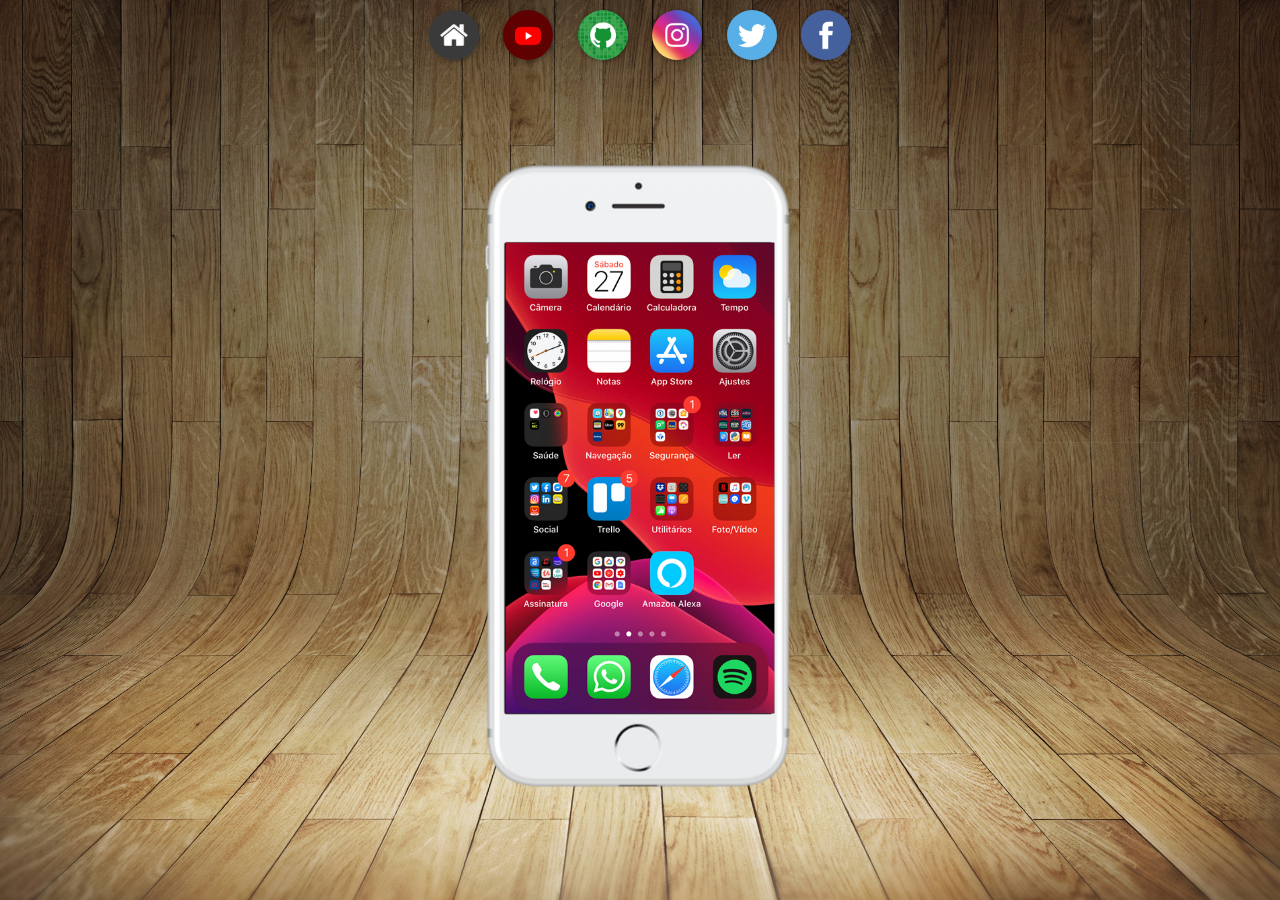
<file: index.html>
<!DOCTYPE html>
<html lang="pt-br">
<head>
    <meta charset="UTF-8">
    <meta name="viewport" content="width=device-width, initial-scale=1.0">
    <title>Projeto Redes Sociais</title>
    <link rel="shortcut icon" href="favicon.ico" type="image/x-icon">
    <link rel="stylesheet" href="estilos/style.css">
</head>
<body>
    <main>
        <section id="telefone">
            <iframe src="home.html" name="tela" id="tela" frameborder="0"></iframe>
        </section>
        <section id="redes">
            <a href="home.html" target="tela"><img src="imagens/logo-home.jpg" alt="Home"></a>
            <a href="youtube.html" target="tela"><img src="imagens/logo-youtube.jpg" alt="Youtube"></a>
            <a href="github.html" target="tela"><img src="imagens/logo-github.jpg" alt="Github"></a>
            <a href="instagram.html" target="tela"><img src="imagens/logo-instagram.jpg" alt="Instagram"></a>
            <a href="twitter.html" target="tela"><img src="imagens/logo-twitter.jpg" alt="Twitter"></a>
            <a href="facebook.html" target="tela"><img src="imagens/logo-facebook.jpg" alt="Facebook"></a>
        </section>
    </main>
</body>
</html>
</file>
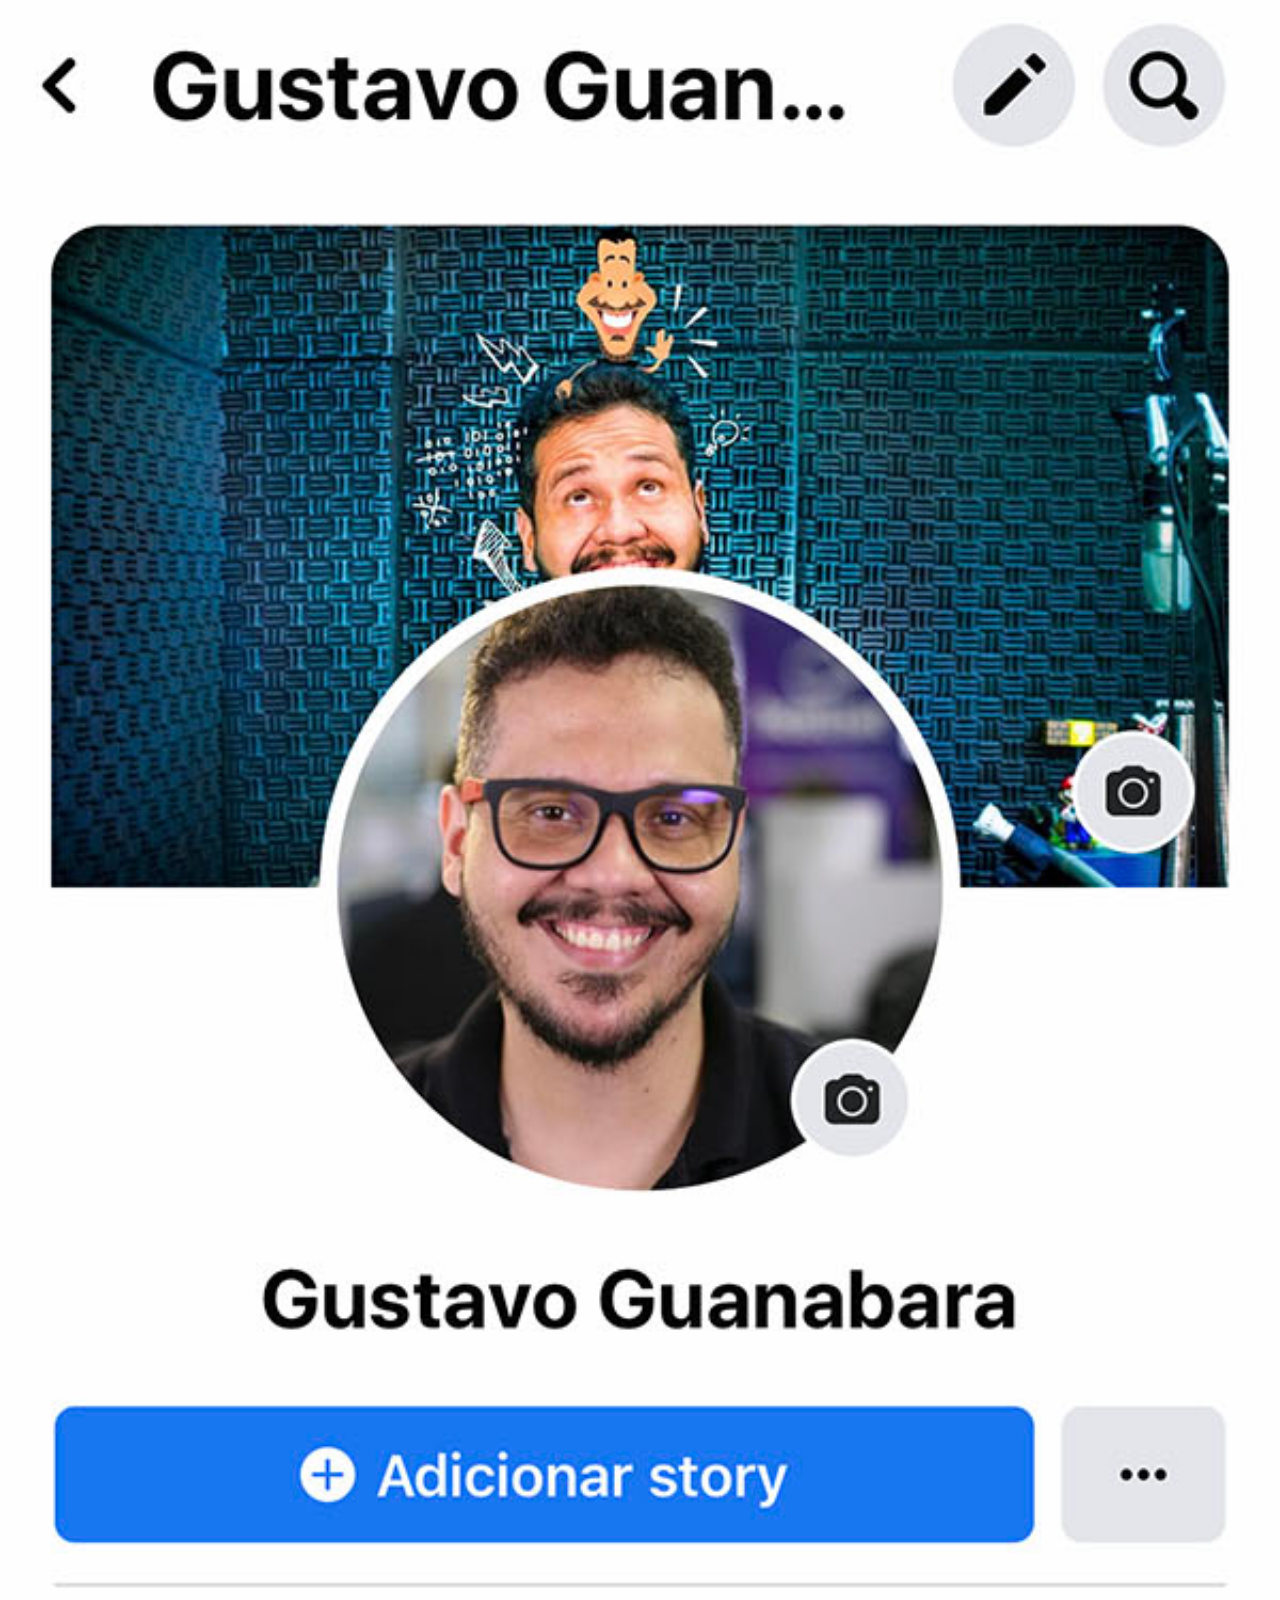
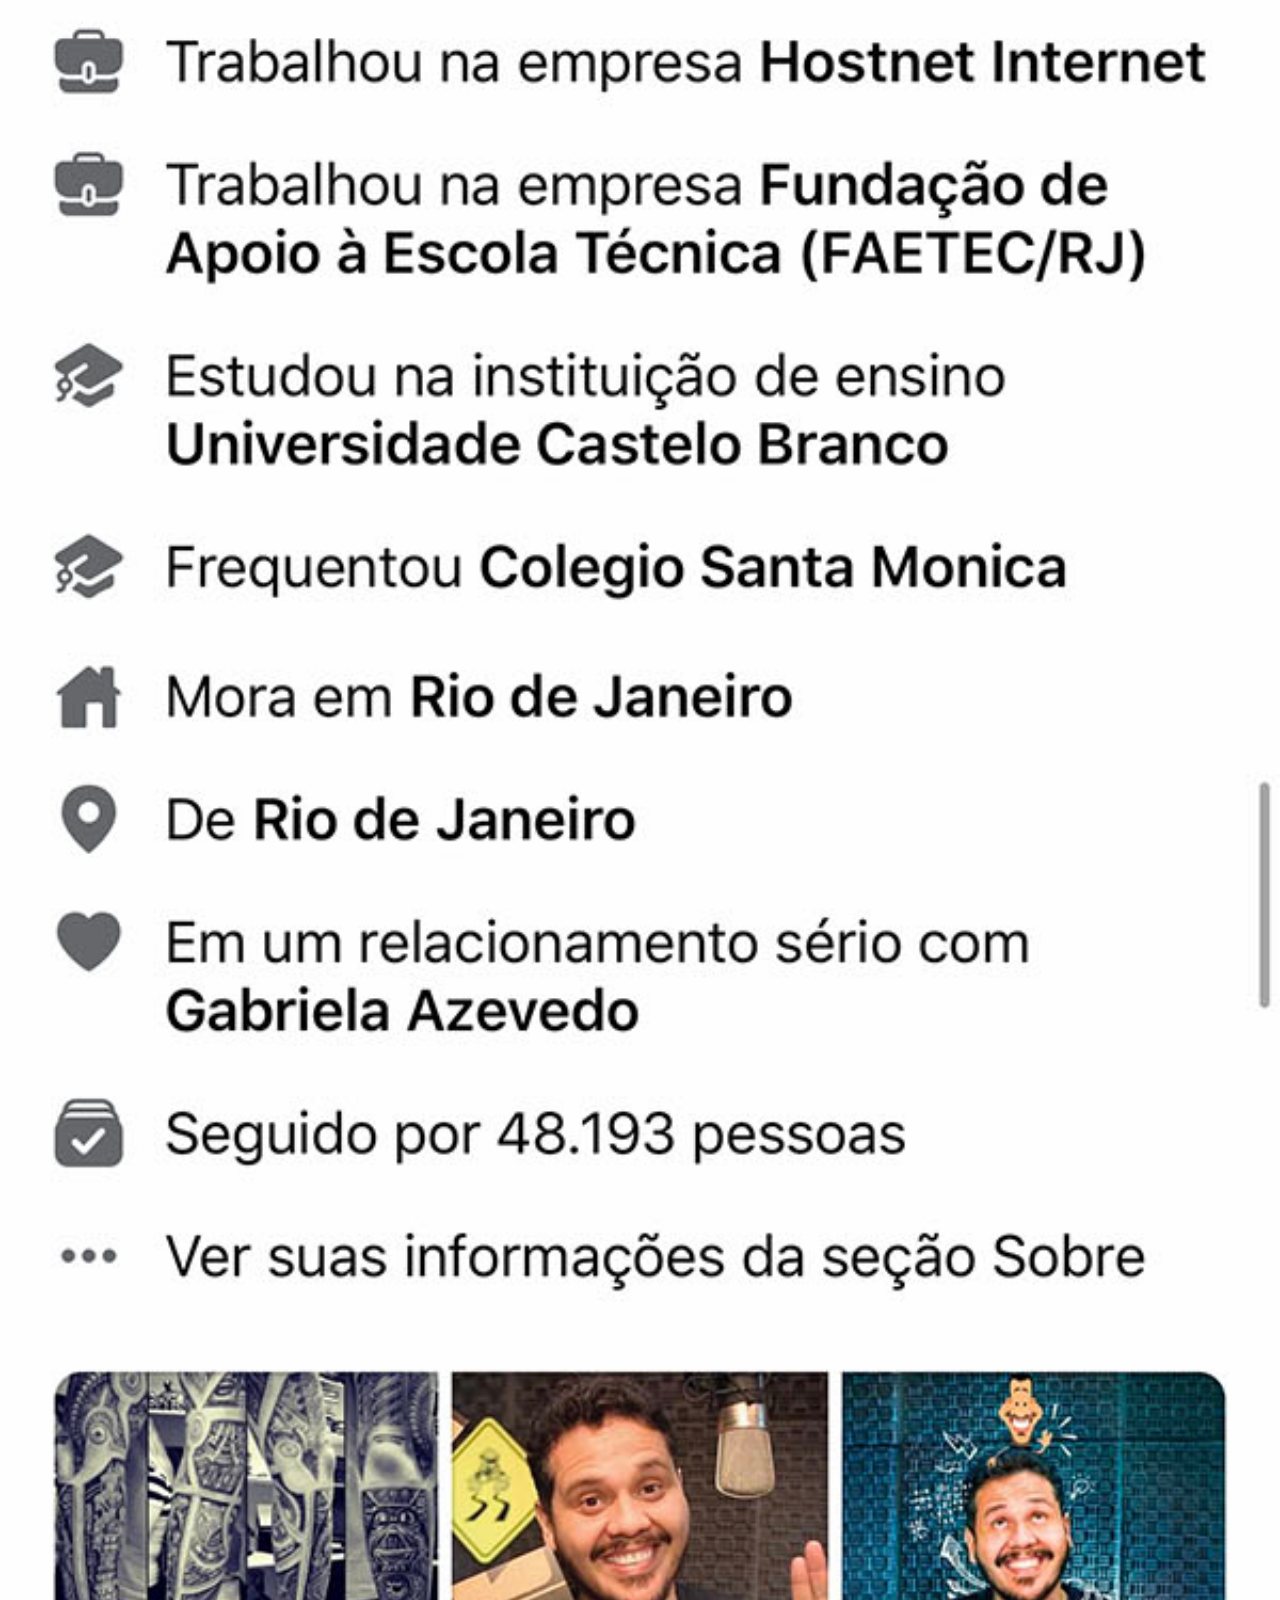
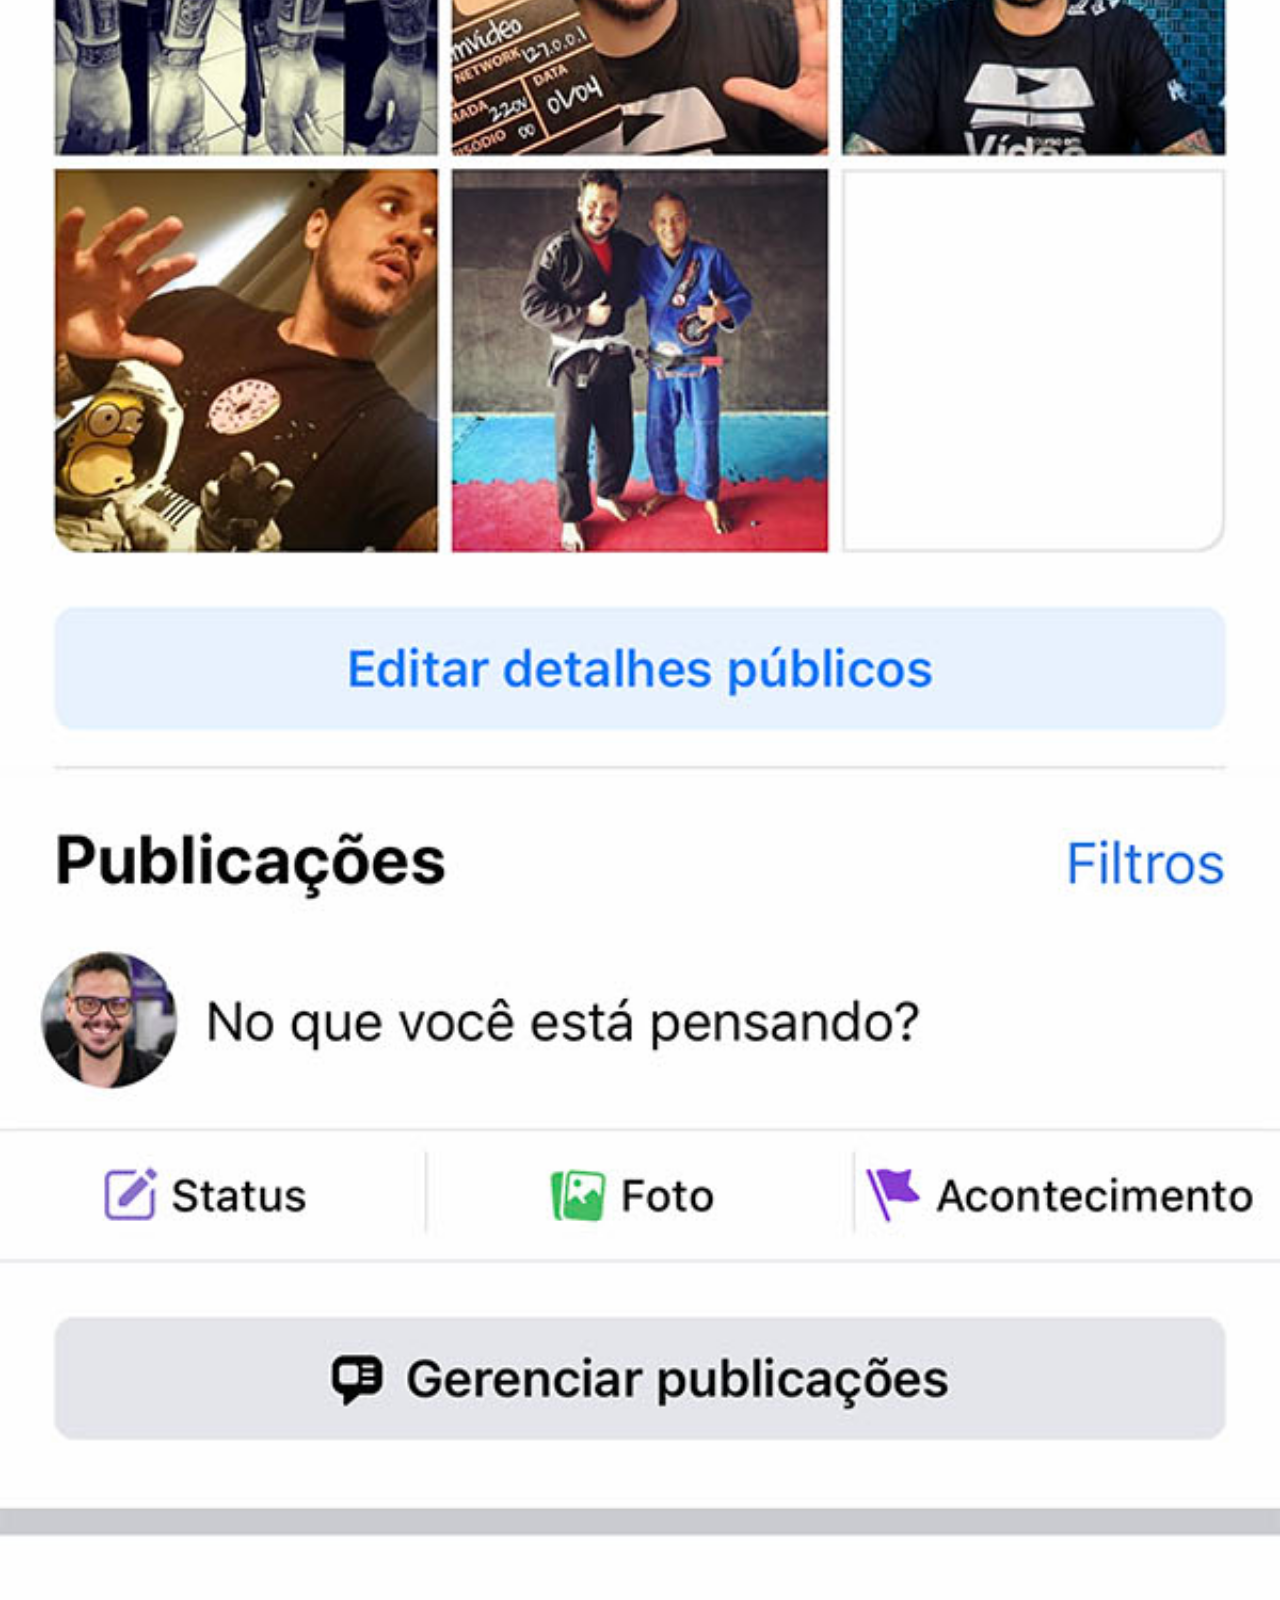
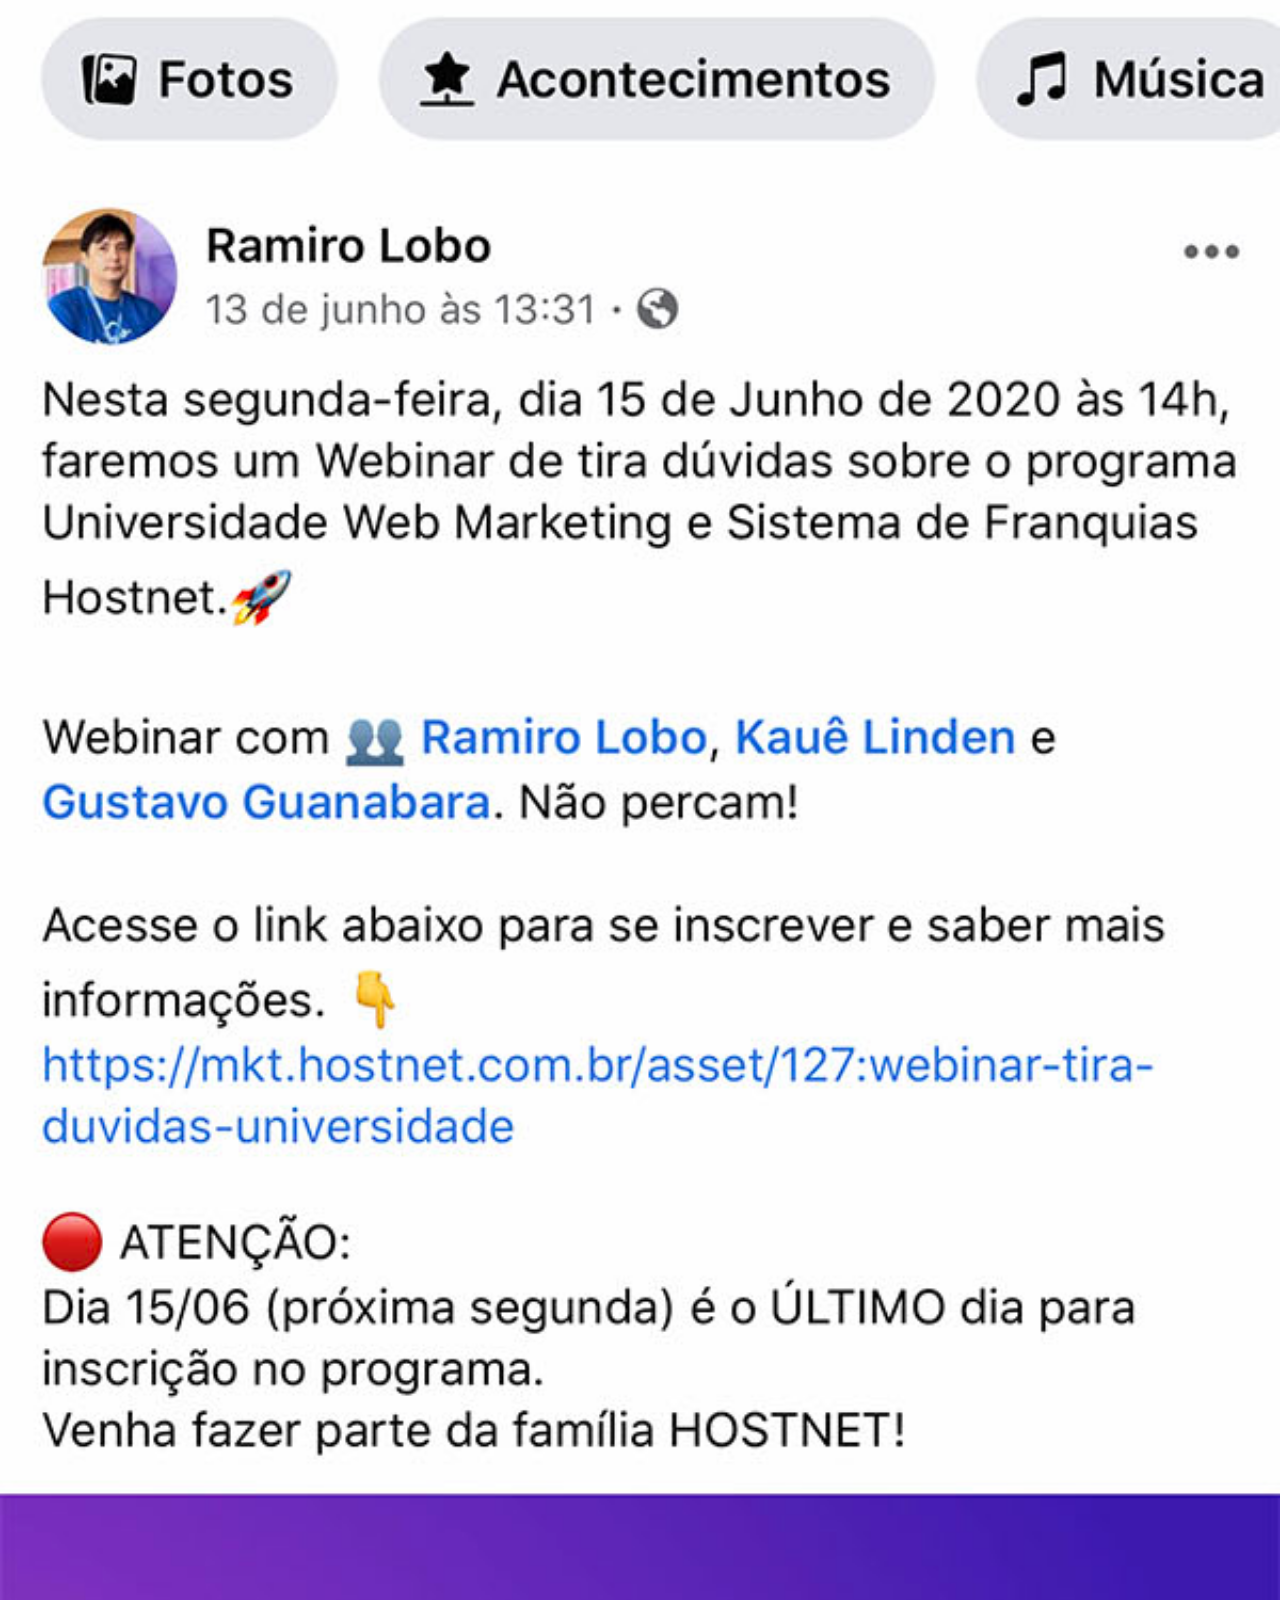
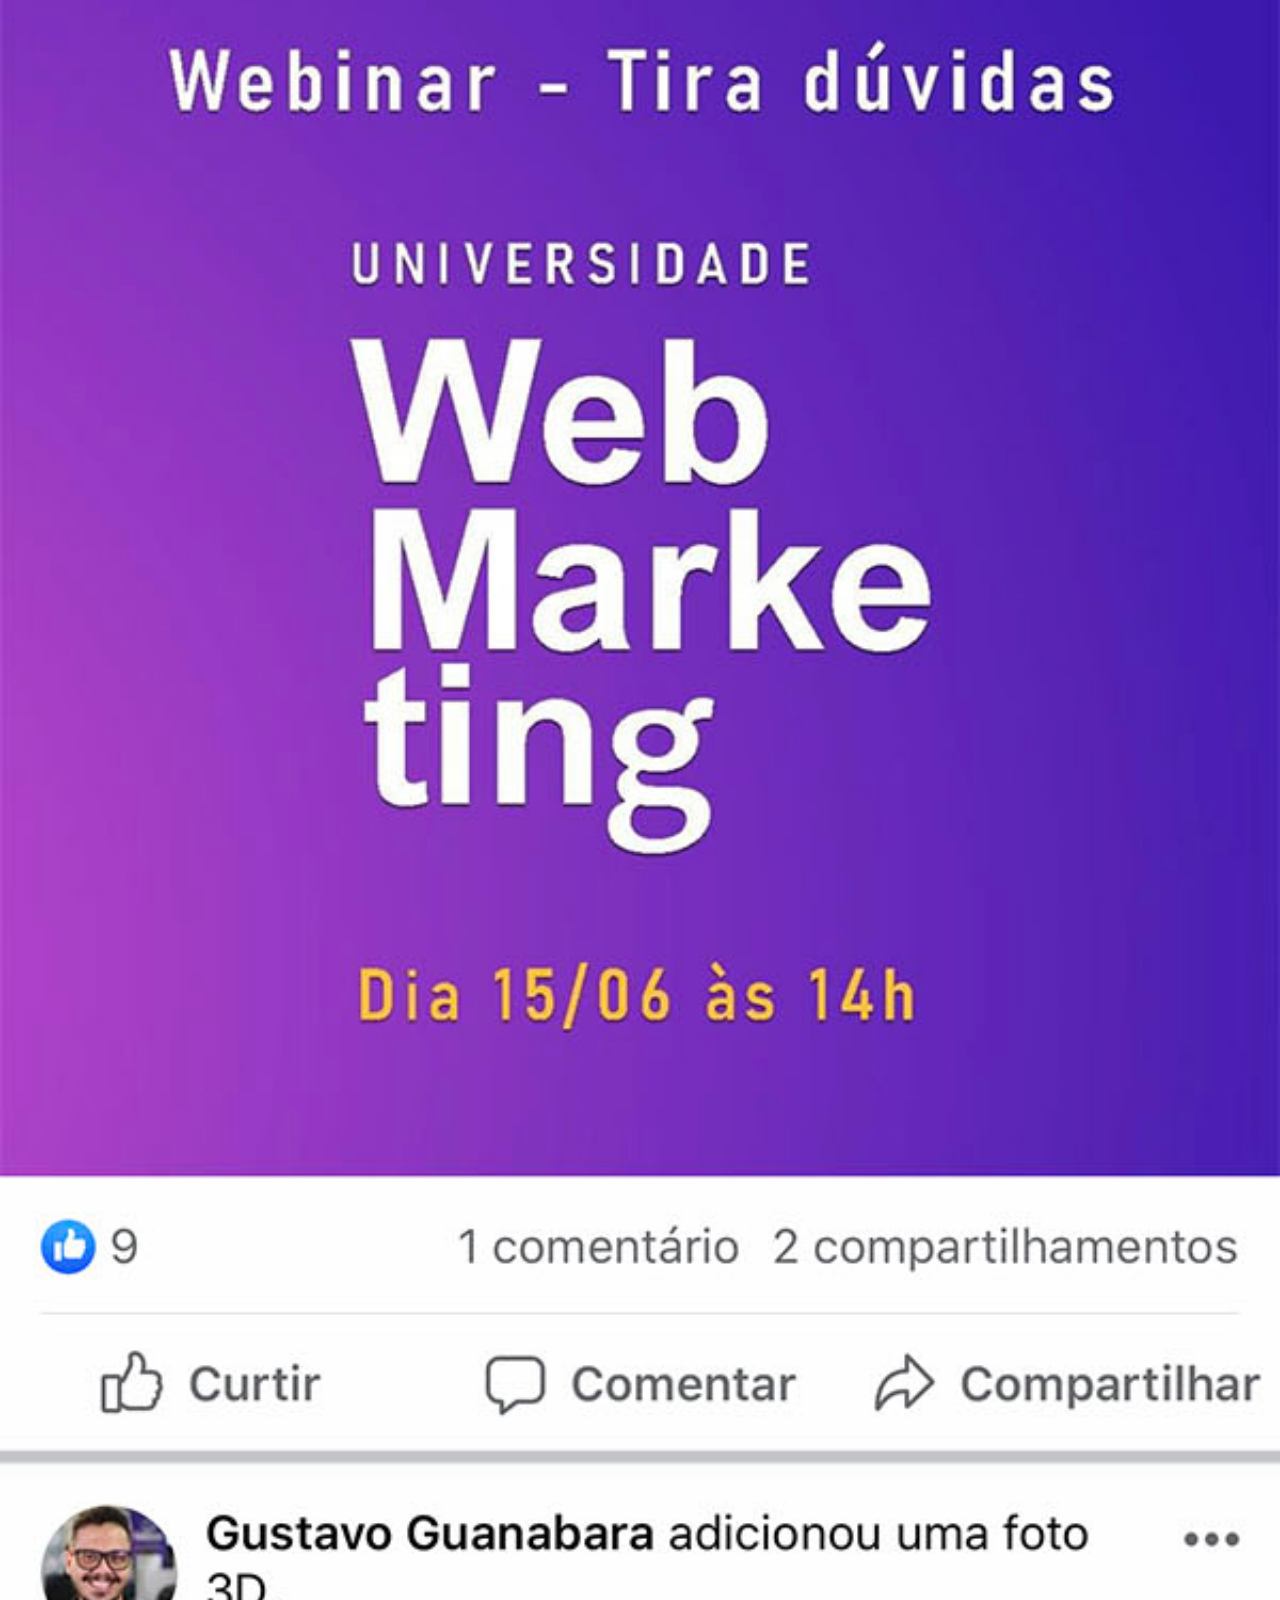
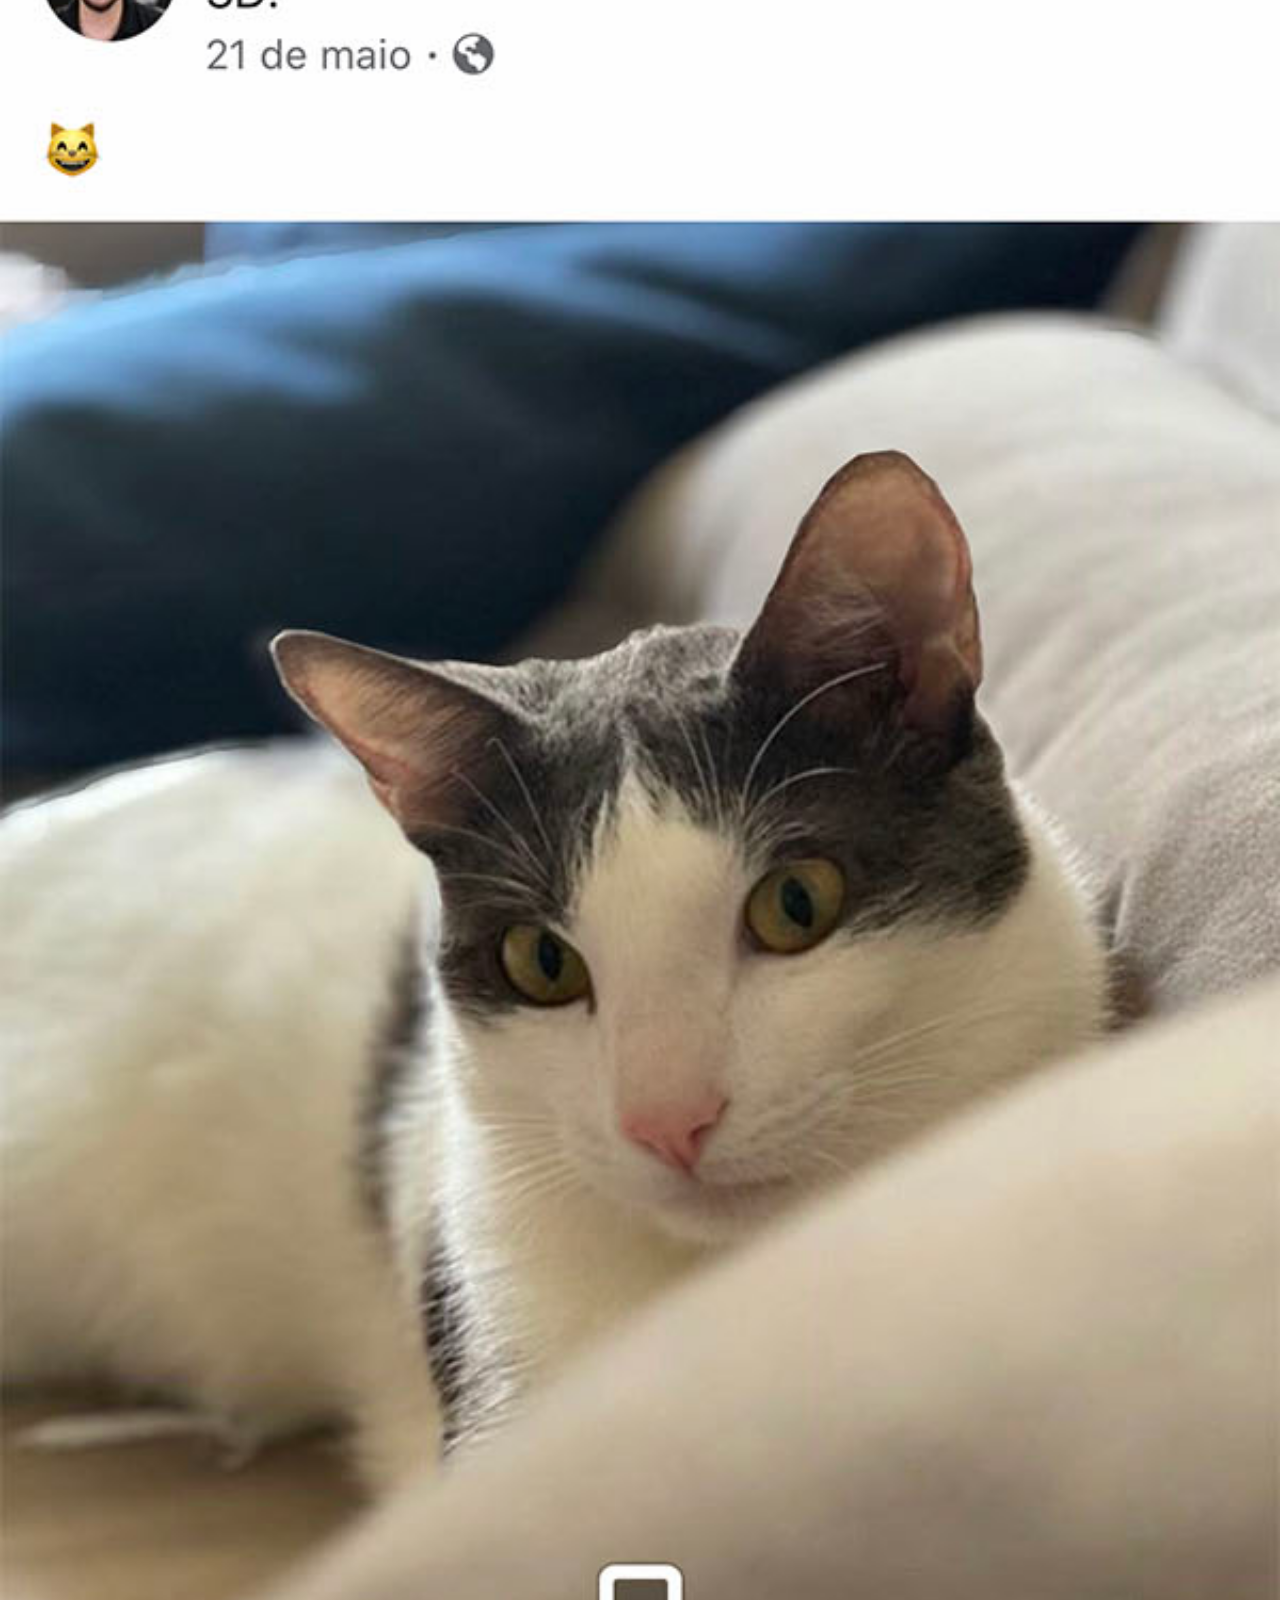
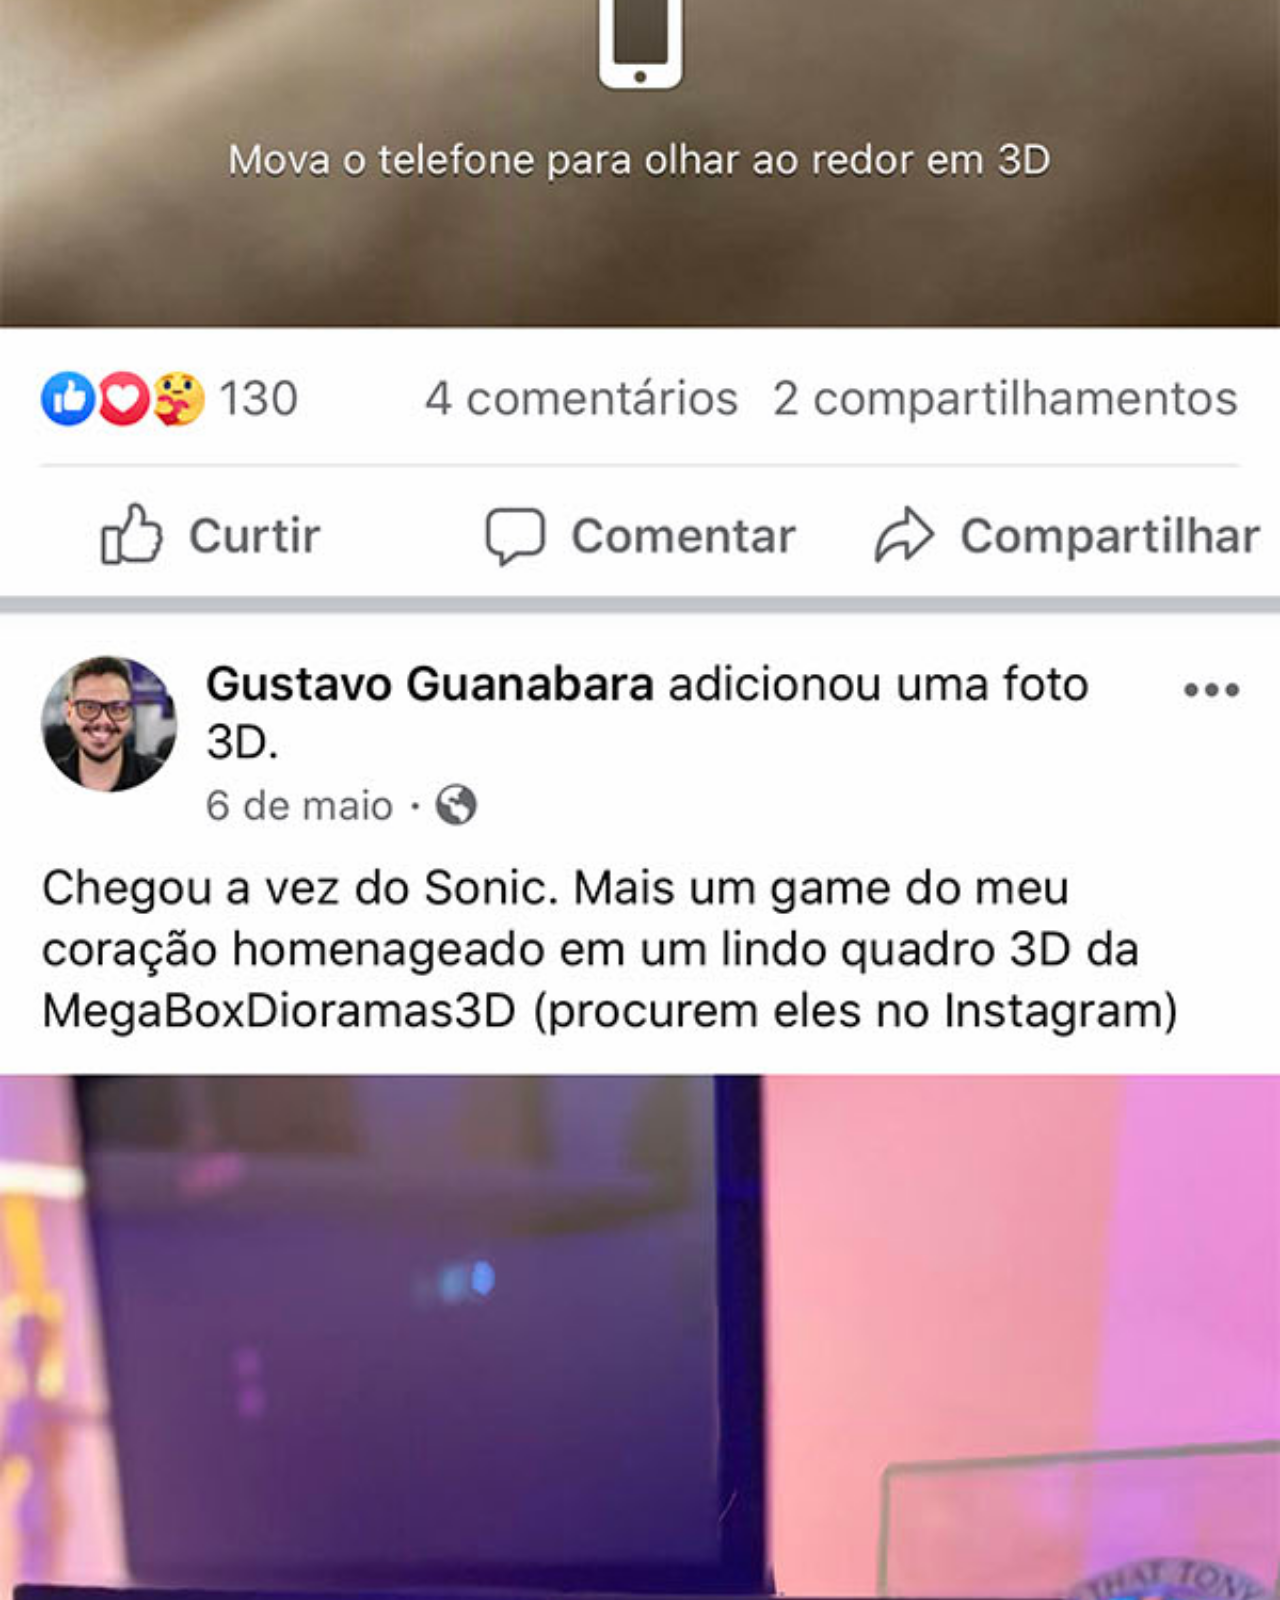
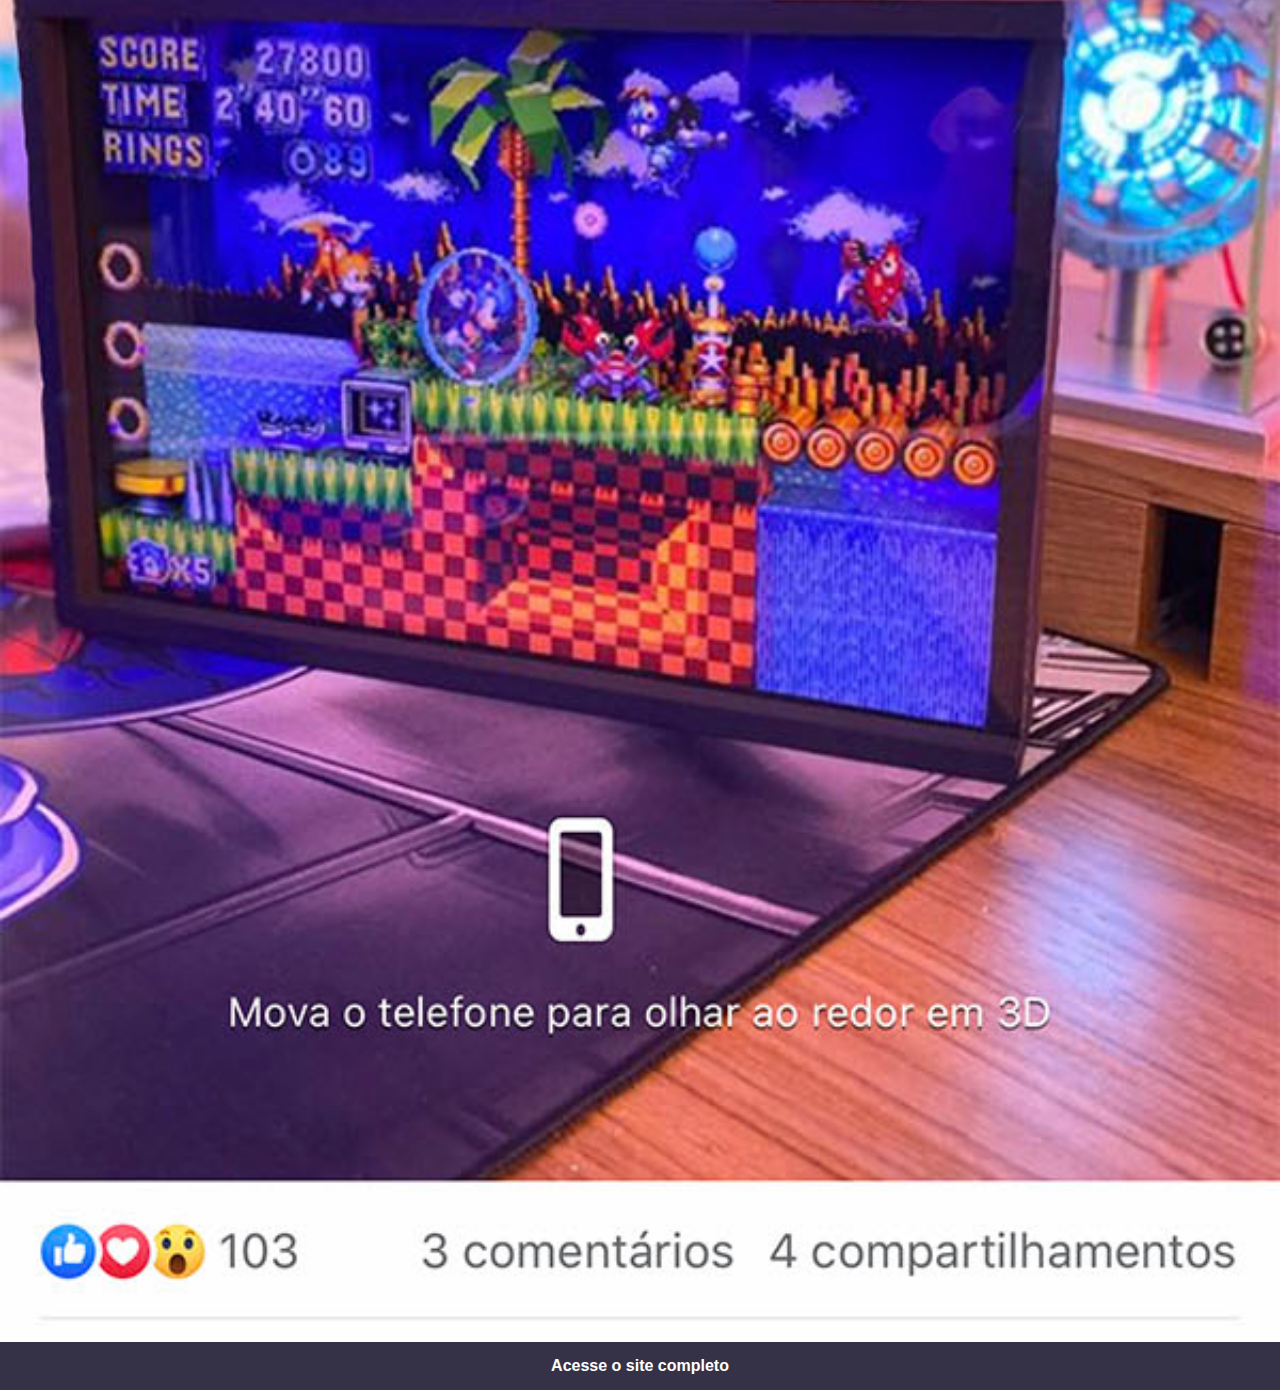
<file: facebook.html>
<!DOCTYPE html>
<html lang="pt-br">
<head>
    <meta charset="UTF-8">
    <meta name="viewport" content="width=device-width, initial-scale=1.0">
    <title>Facebook</title>
    <link rel="stylesheet" href="estilos/social.css">
</head>
<body>
    <img src="imagens/tela-facebook.jpg" alt="Página no Facebook">
    <a href="https://facebook.com/gustavoguanabara" target="_blank">Acesse o site completo</a>
</body>
</html>
</file>
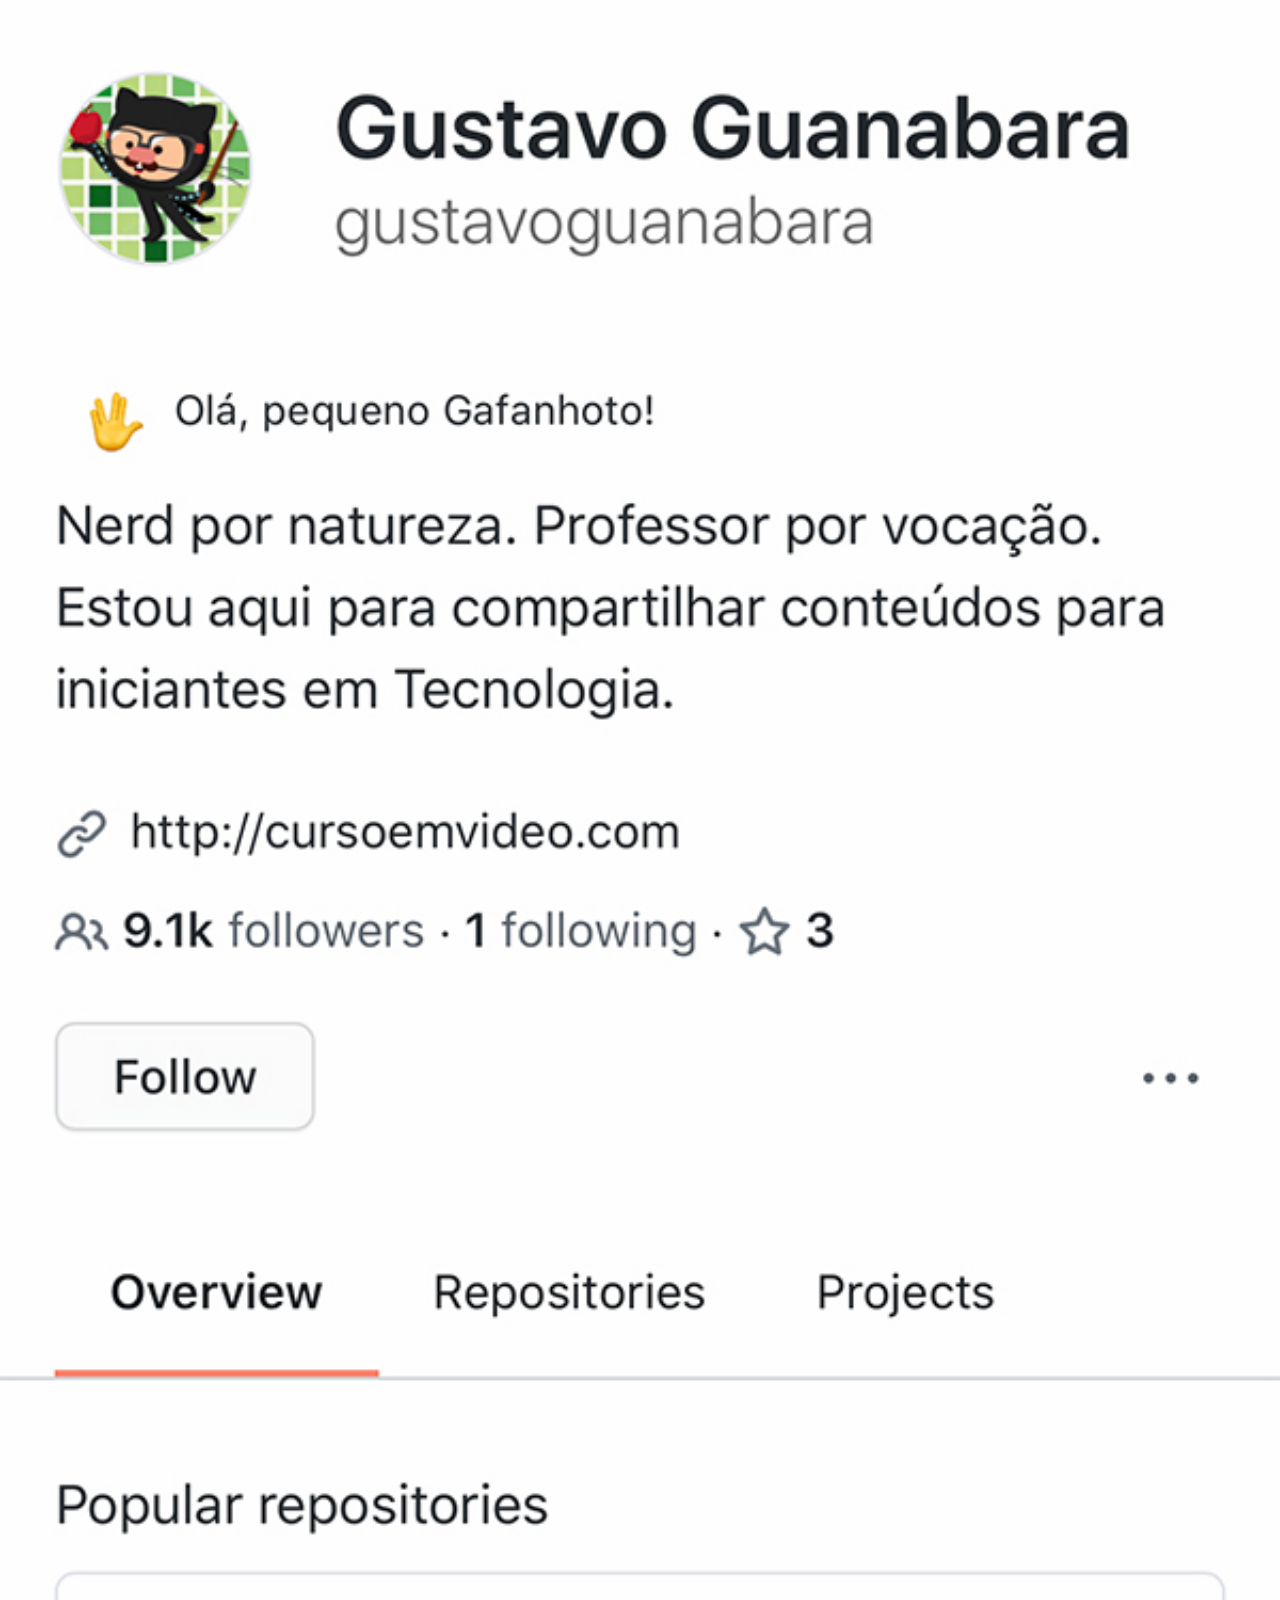
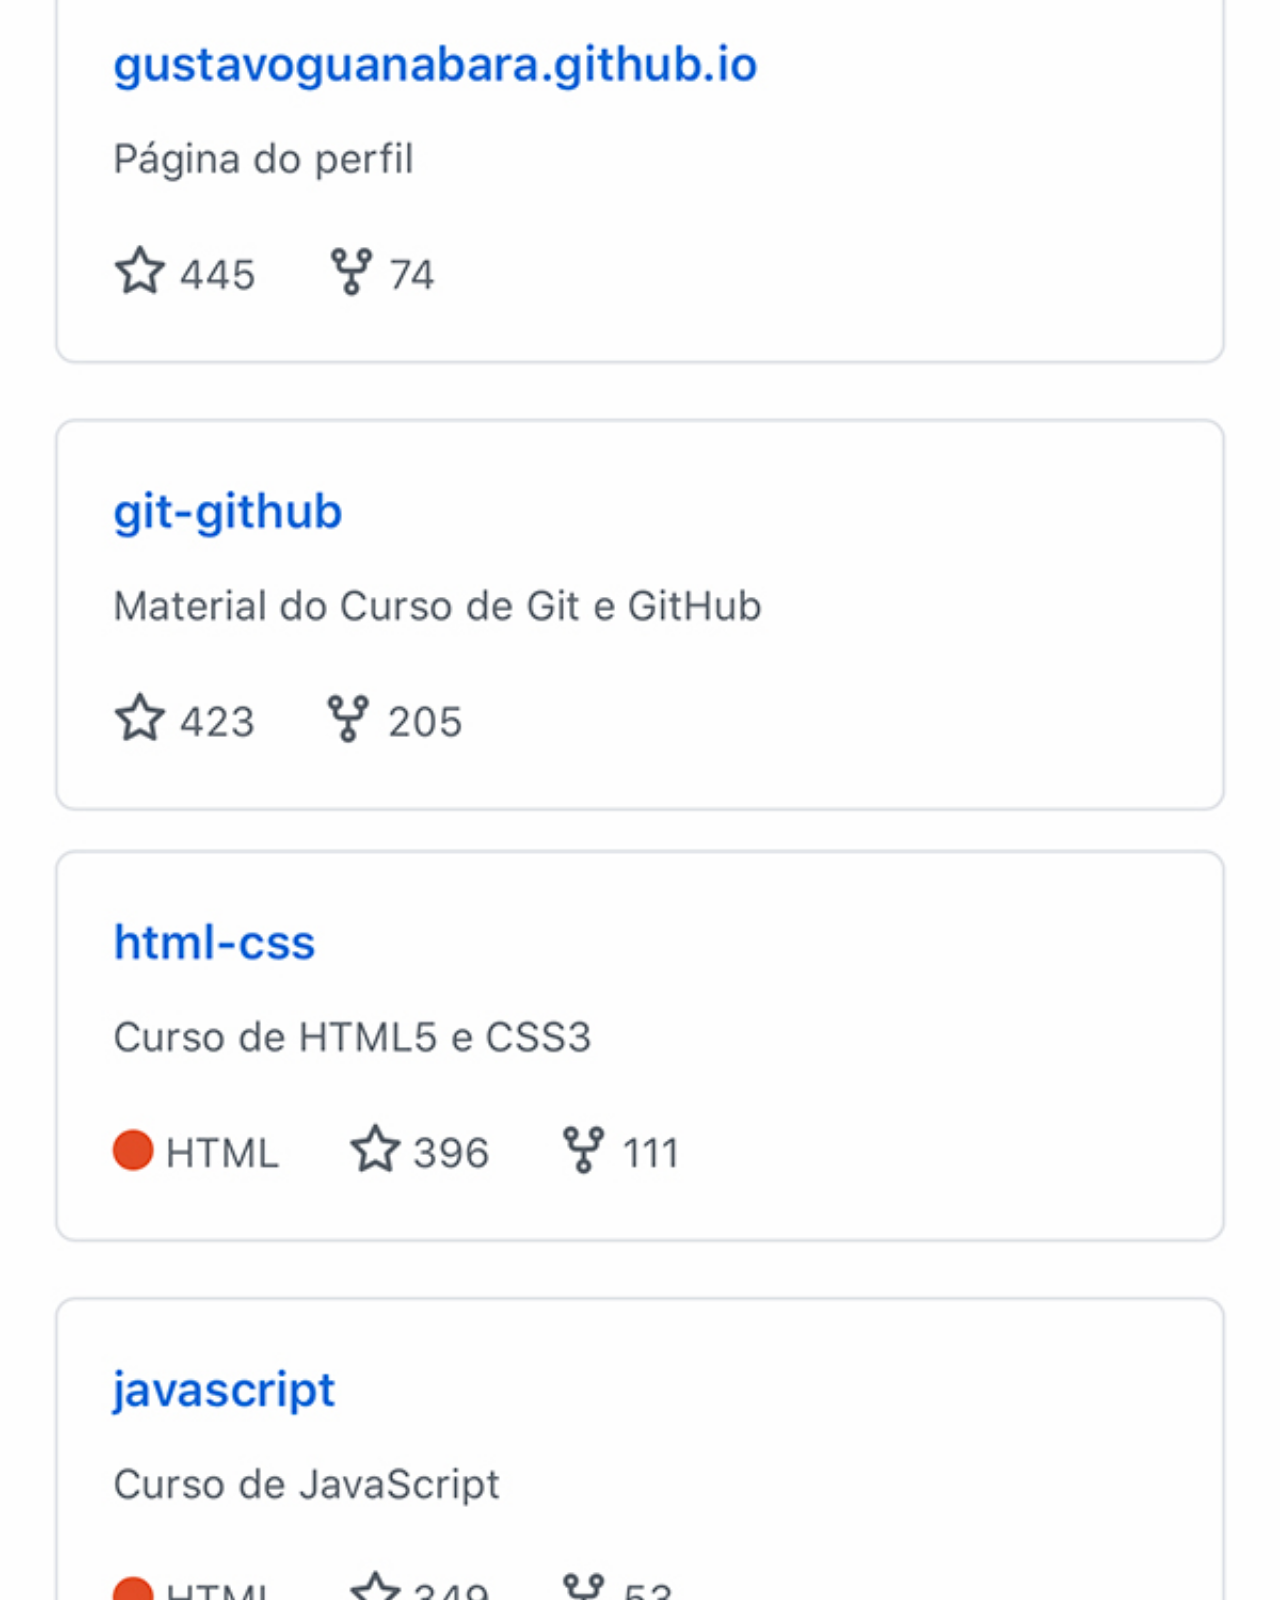
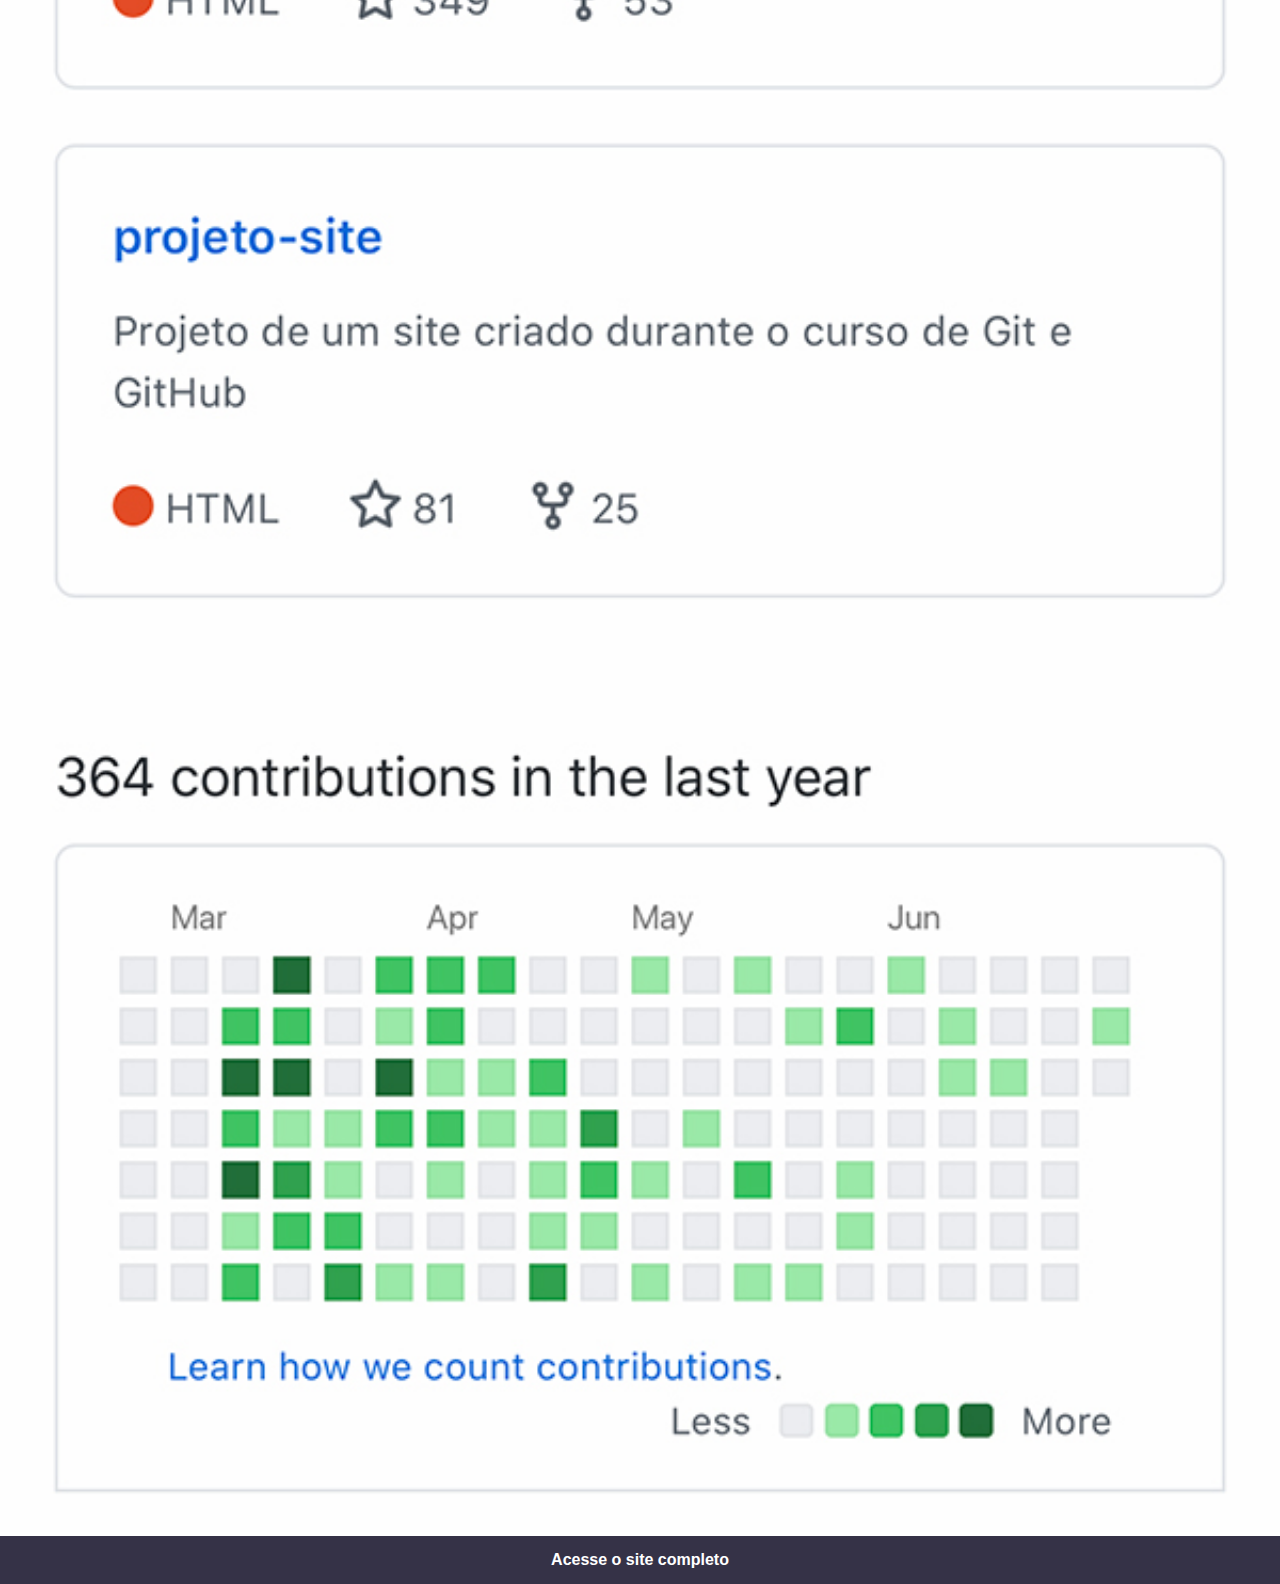
<file: github.html>
<!DOCTYPE html>
<html lang="pt-br">
<head>
    <meta charset="UTF-8">
    <meta name="viewport" content="width=device-width, initial-scale=1.0">
    <title>Github</title>
    <link rel="stylesheet" href="estilos/social.css">
</head>
<body>
    <img src="imagens/tela-github.jpg" alt="Página no Github">
    <a href="https://github.com/gustavoguanabara" target="_blank">Acesse o site completo</a>
</body>
</html>
</file>
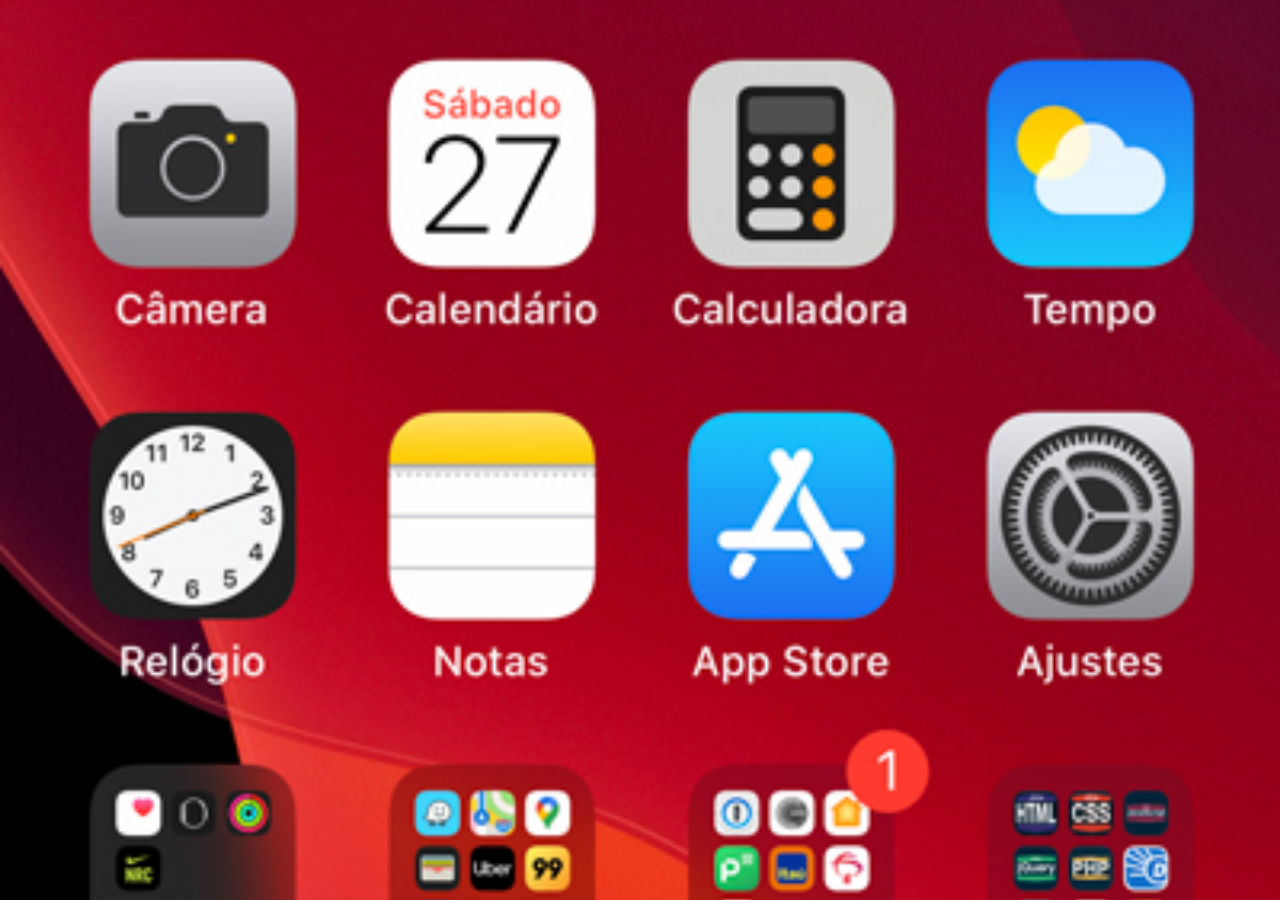
<file: home.html>
<!DOCTYPE html>
<html lang="pt-br">
<head>
    <meta charset="UTF-8">
    <meta name="viewport" content="width=device-width, initial-scale=1.0">
    <title>Home</title>
    <style>
        * {
            margin: 0;
            padding: 0;
        }

        body {
            width: 100%;
            height: 100%;
            background: black url(imagens/tela-home.jpg) no-repeat top center;
            background-size: cover;
        }
    </style>
</head>
<body>
    
</body>
</html>
</file>
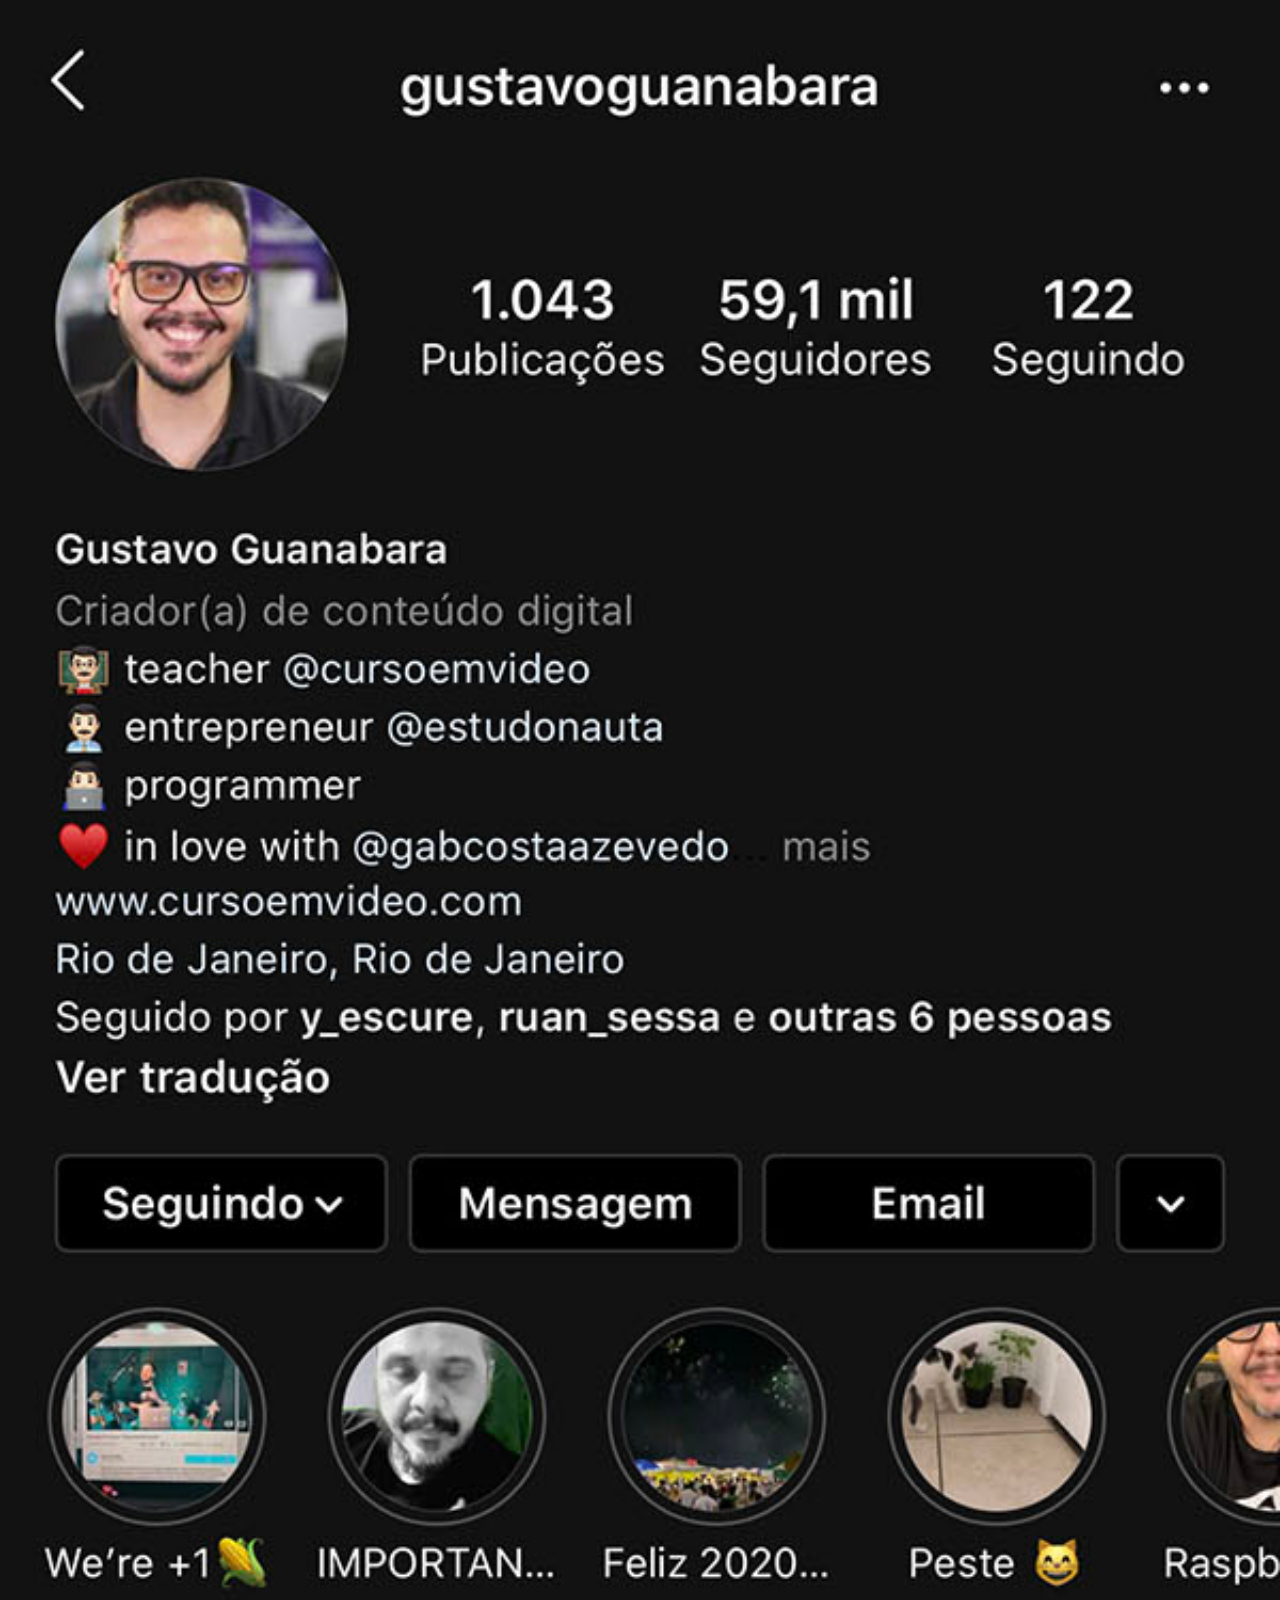
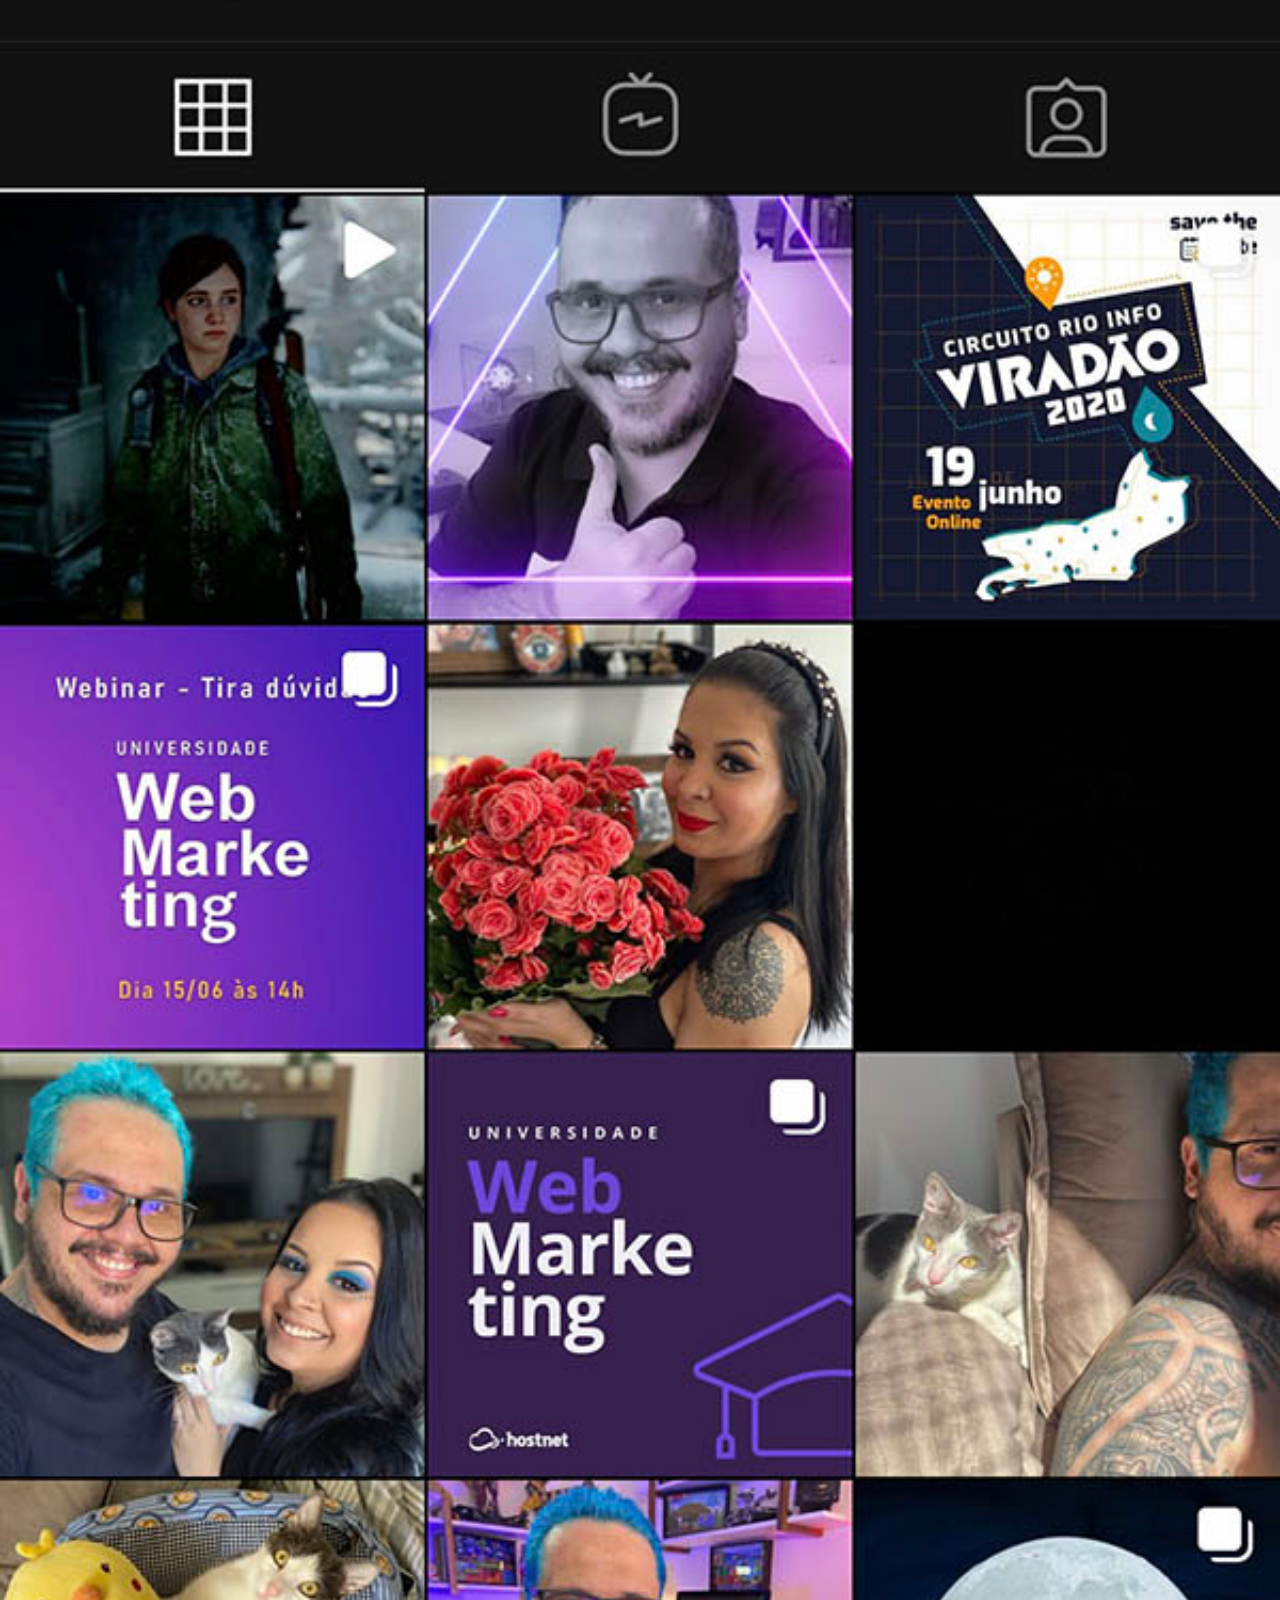
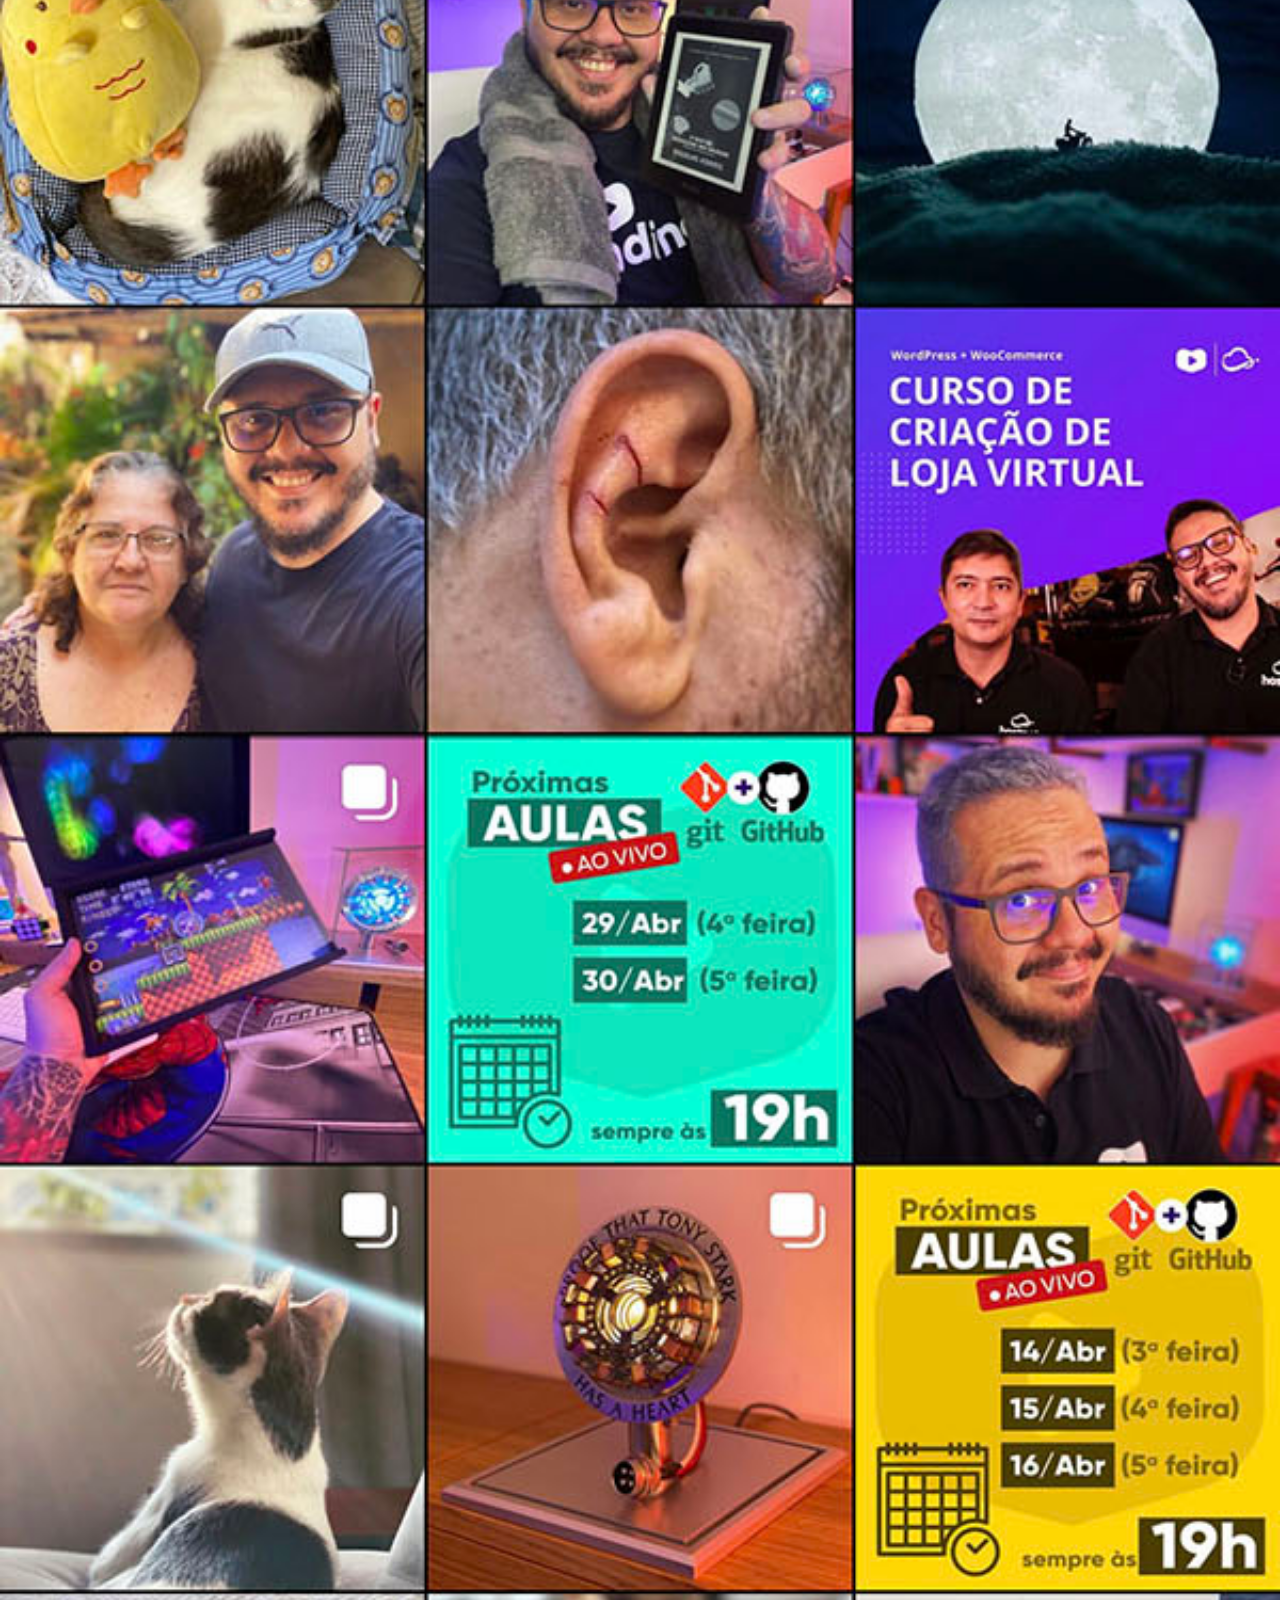
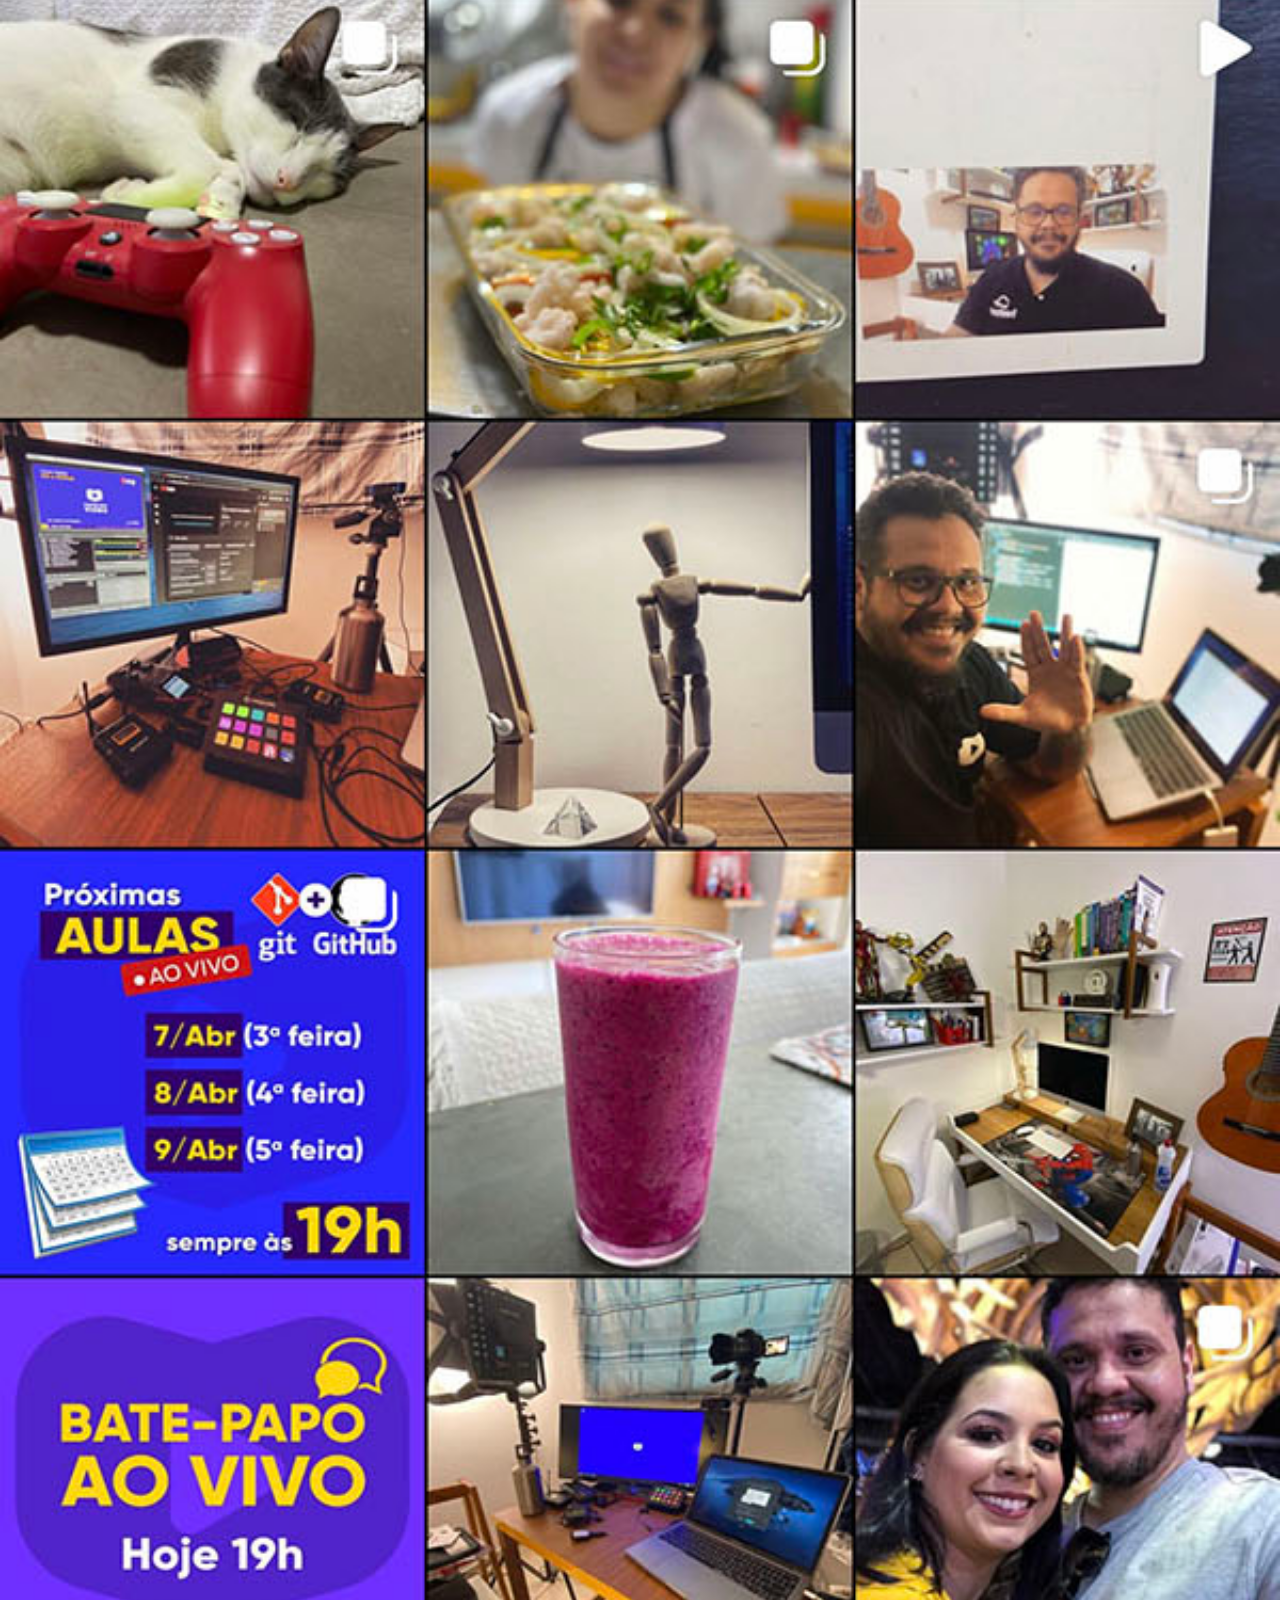
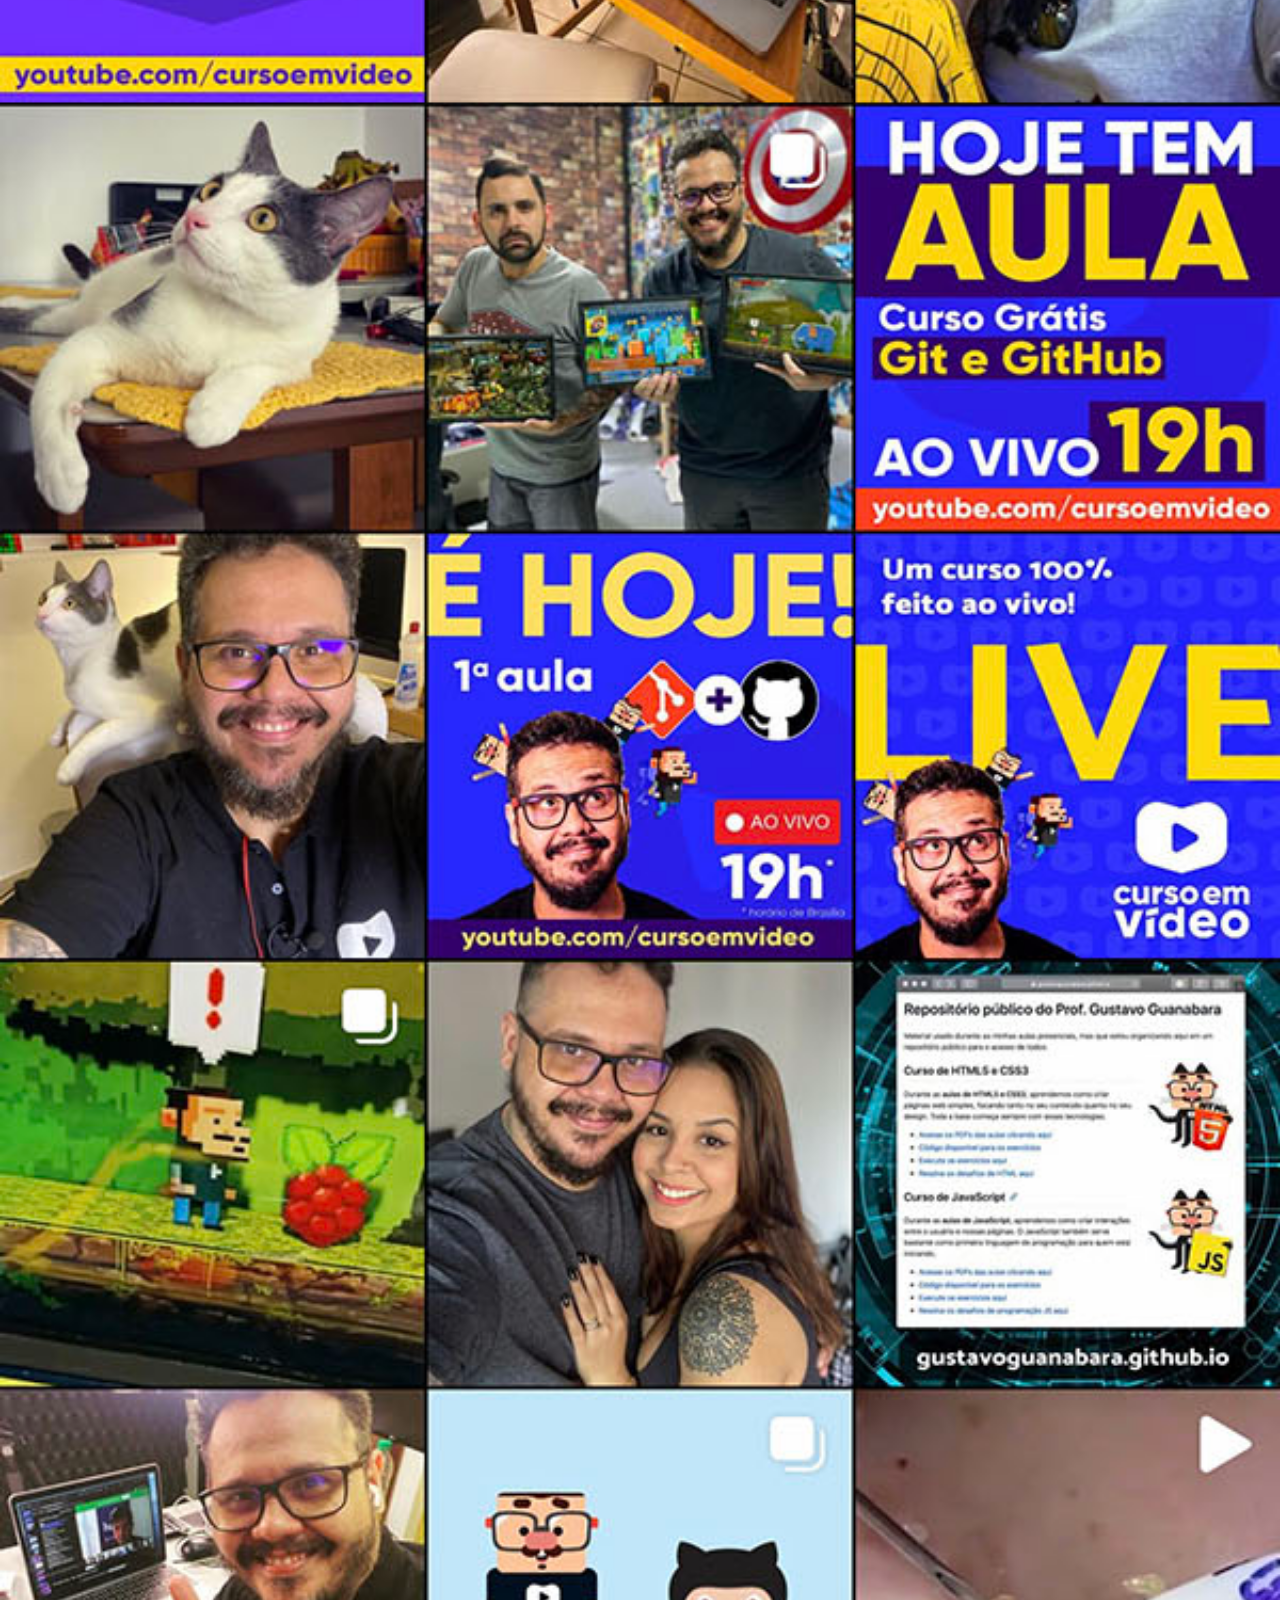
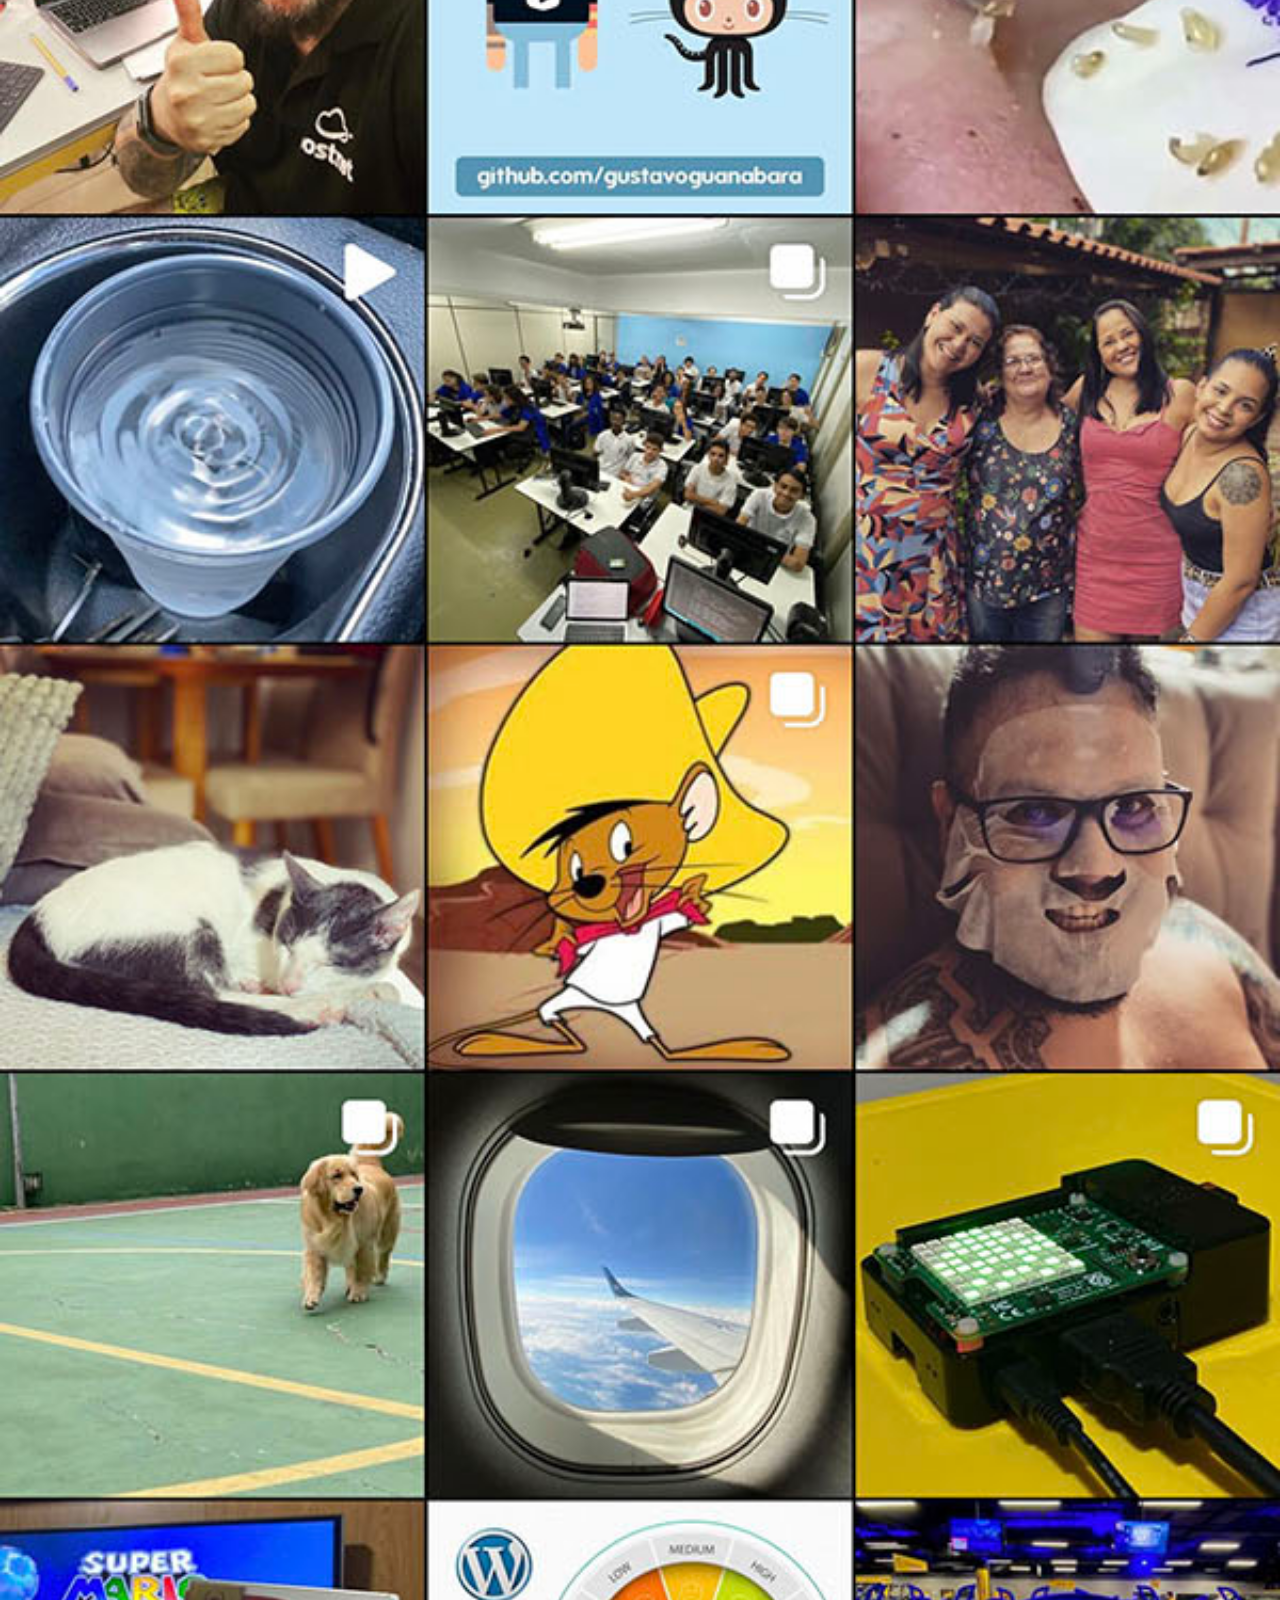
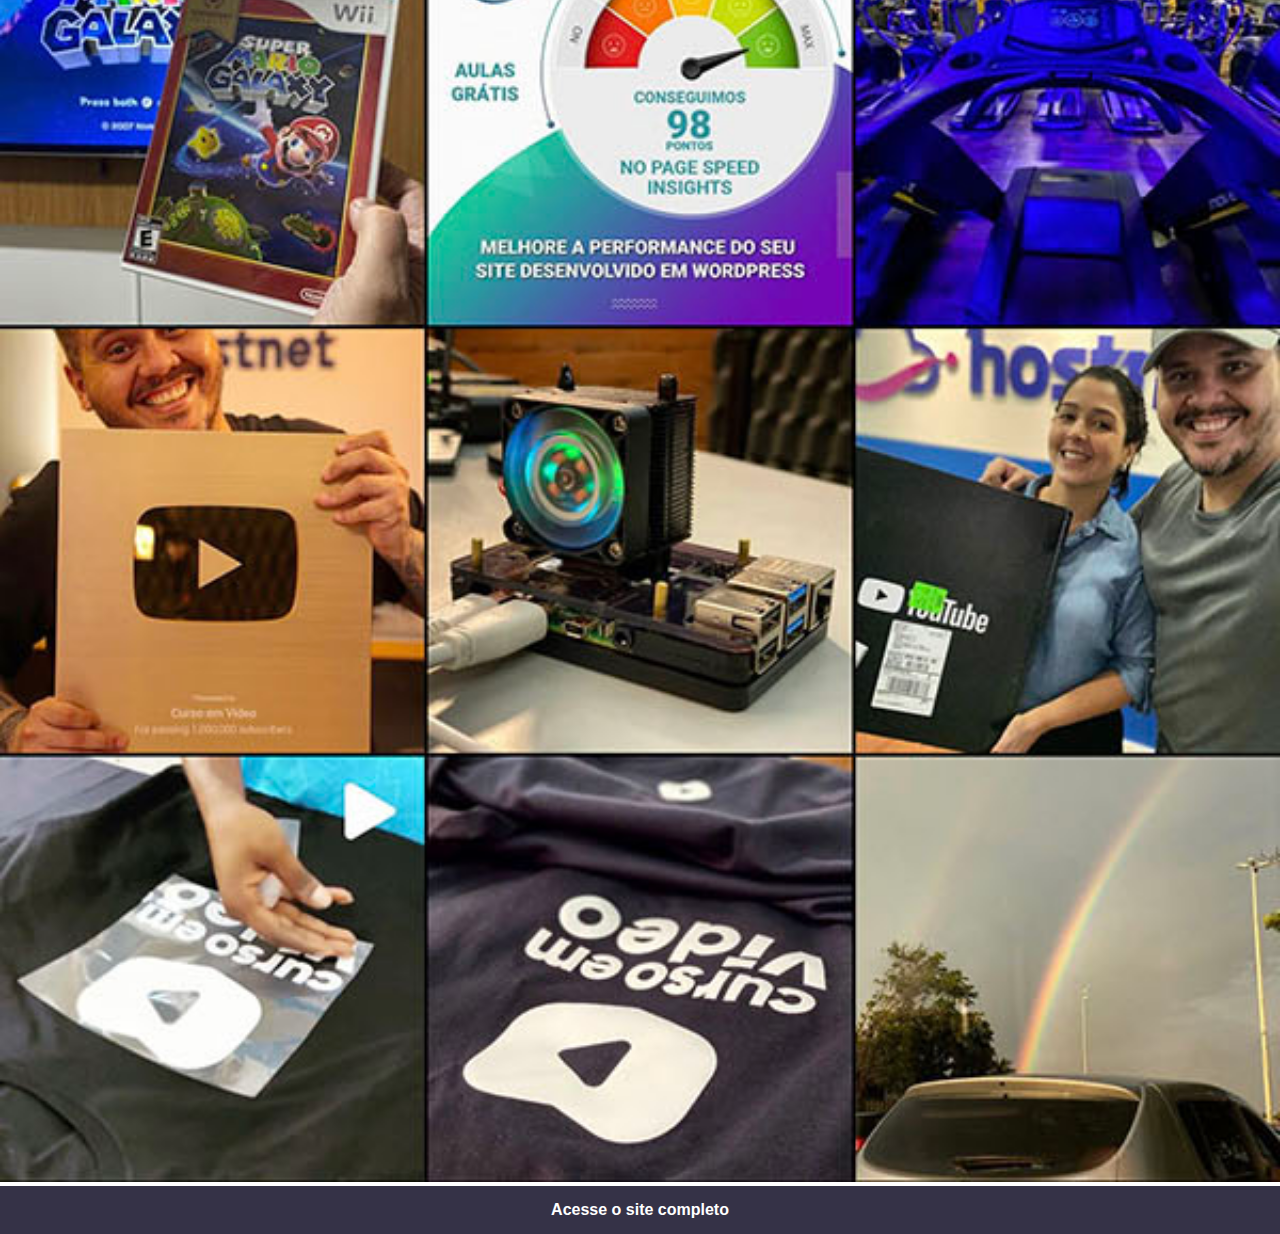
<file: instagram.html>
<!DOCTYPE html>
<html lang="pt-br">
<head>
    <meta charset="UTF-8">
    <meta name="viewport" content="width=device-width, initial-scale=1.0">
    <title>Instagram</title>
    <link rel="stylesheet" href="estilos/social.css">
</head>
<body>
    <img src="imagens/tela-instagram.jpg" alt="Página no Instagram">
    <a href="https://instagram.com/gustavoguanabara" target="_blank">Acesse o site completo</a>
</body>
</html>
</file>
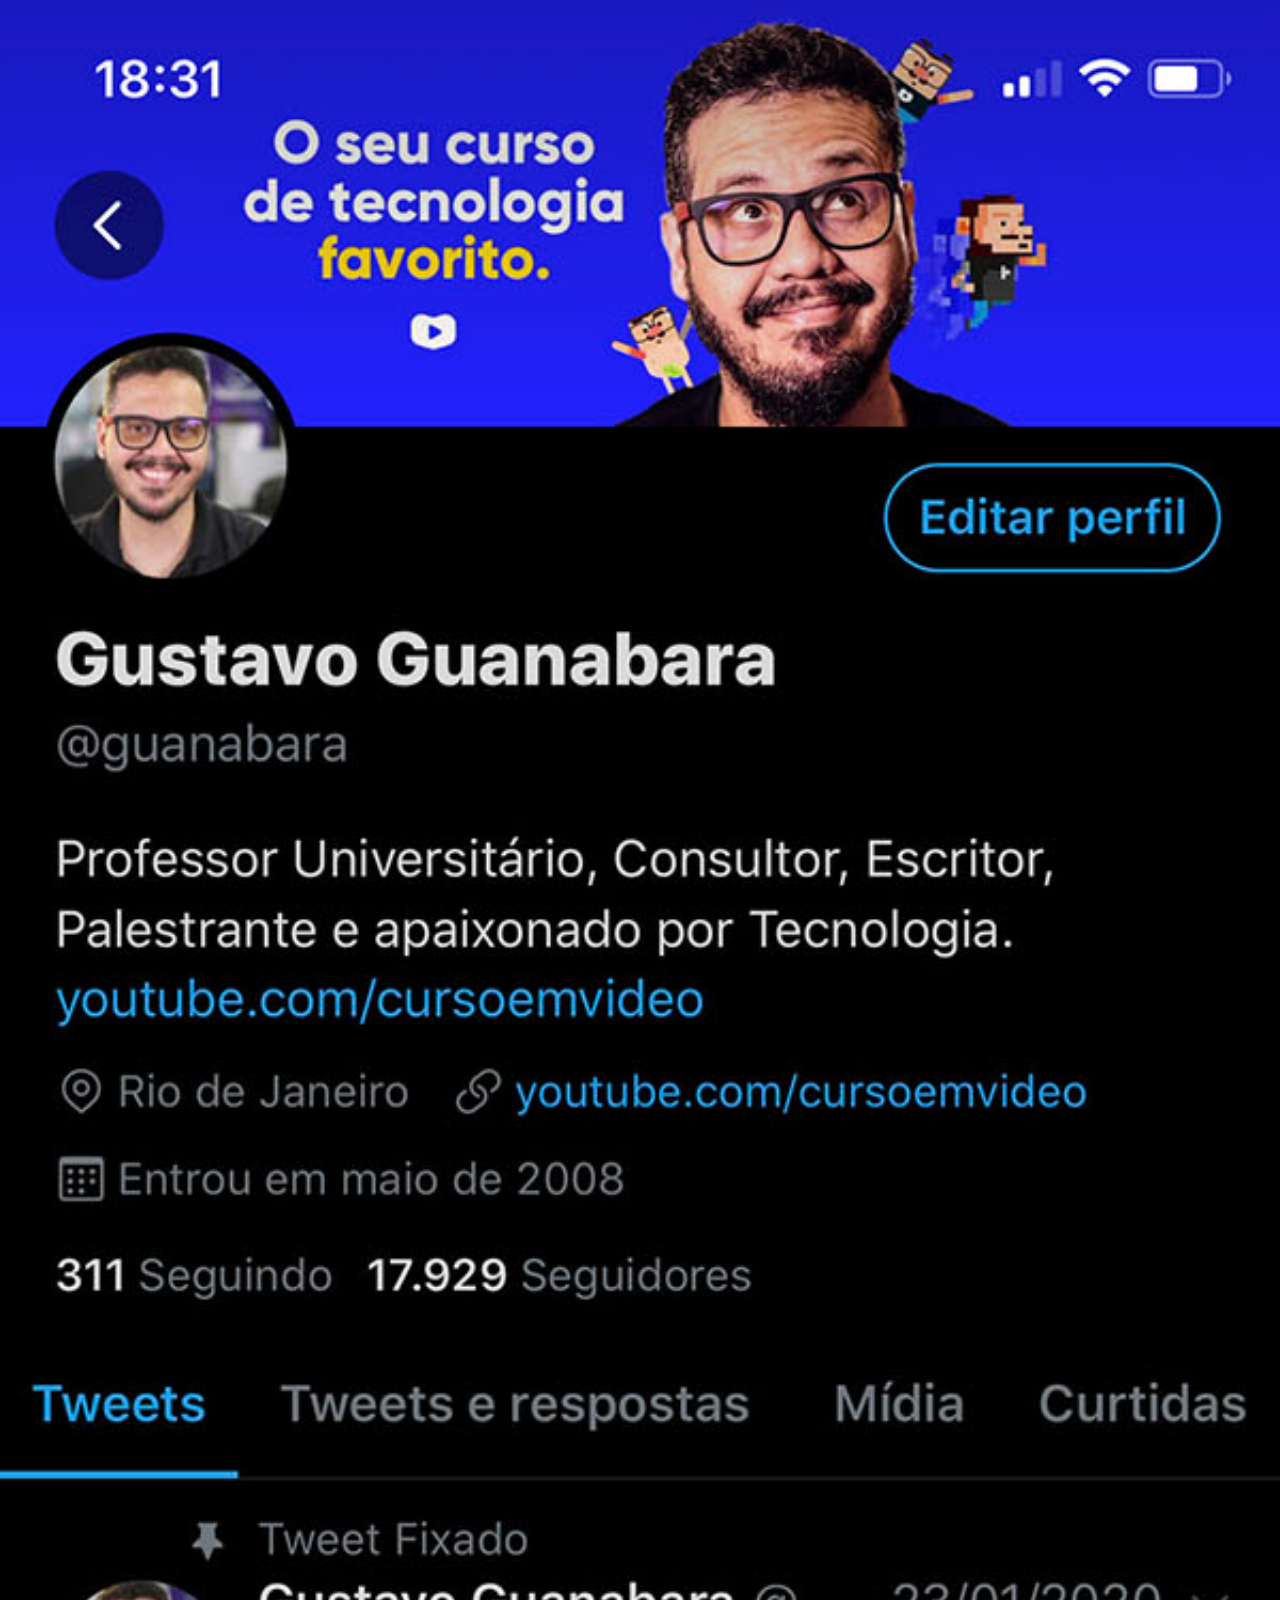
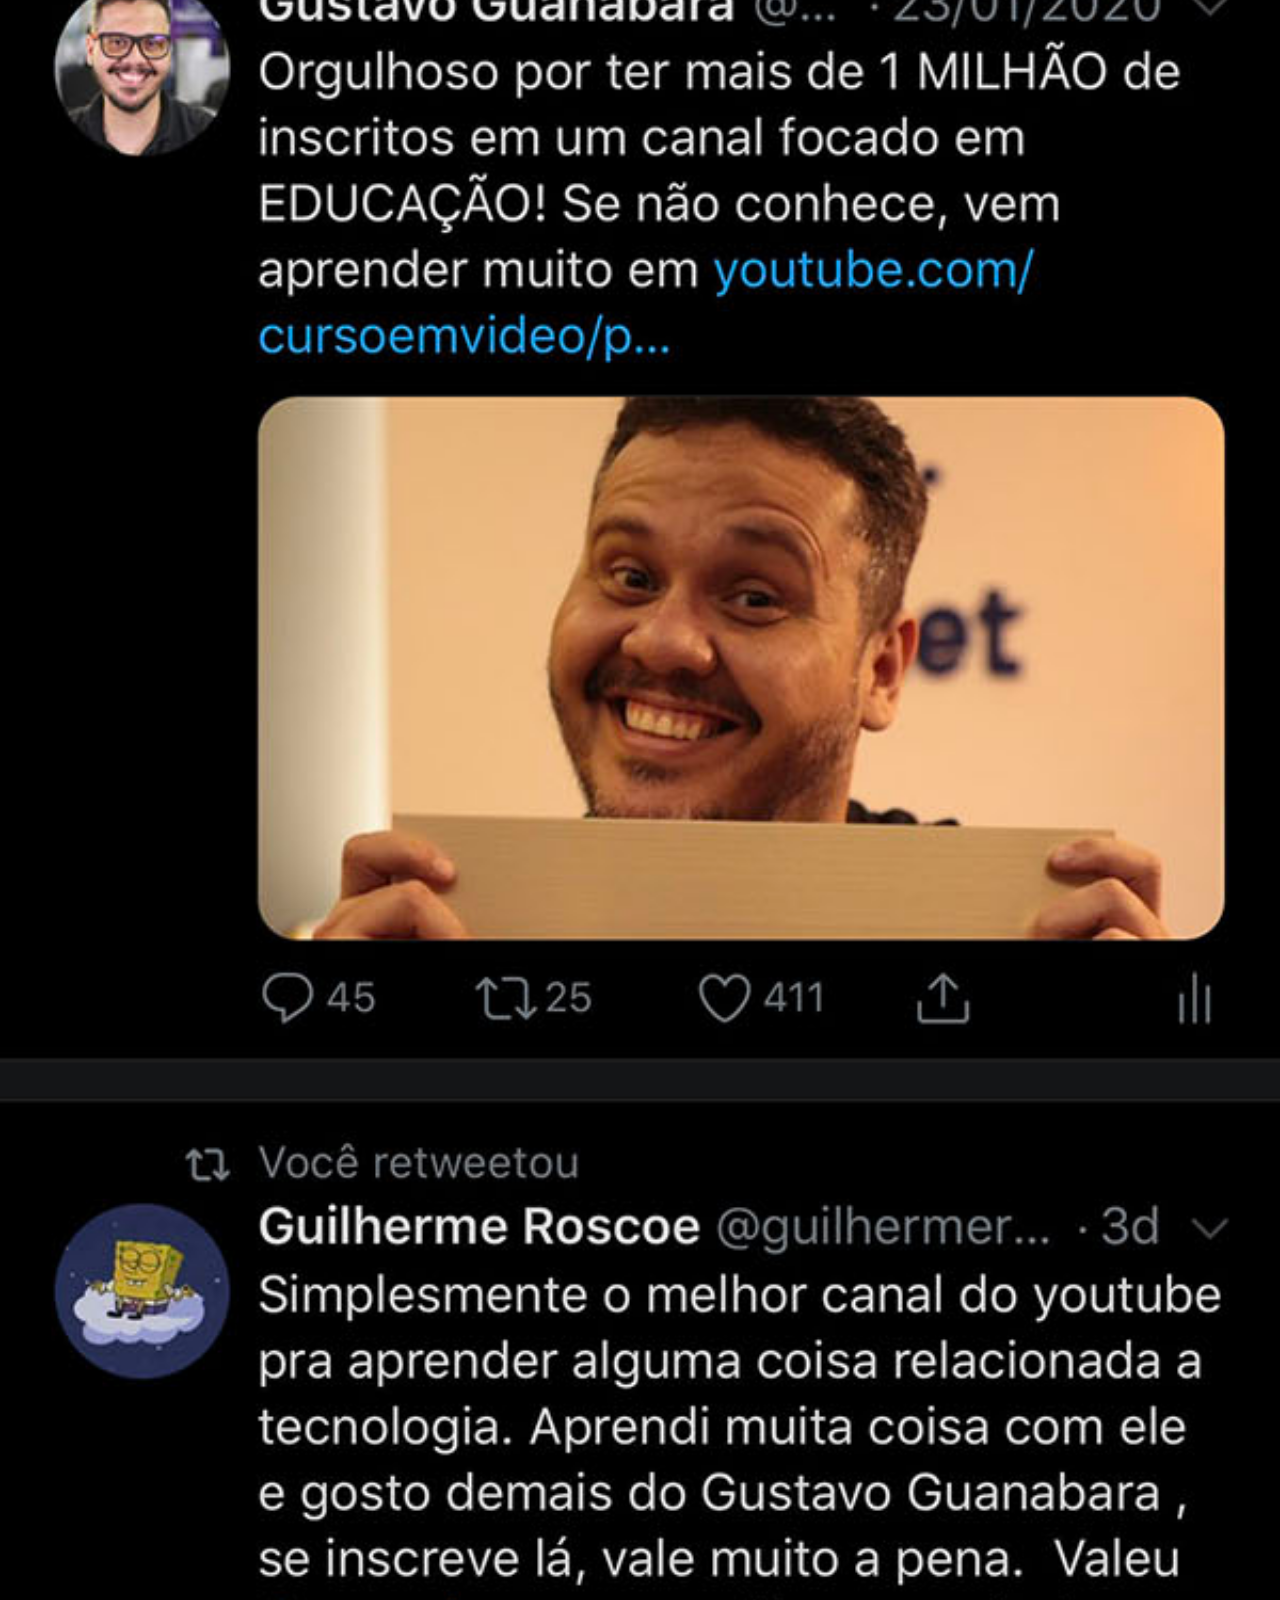
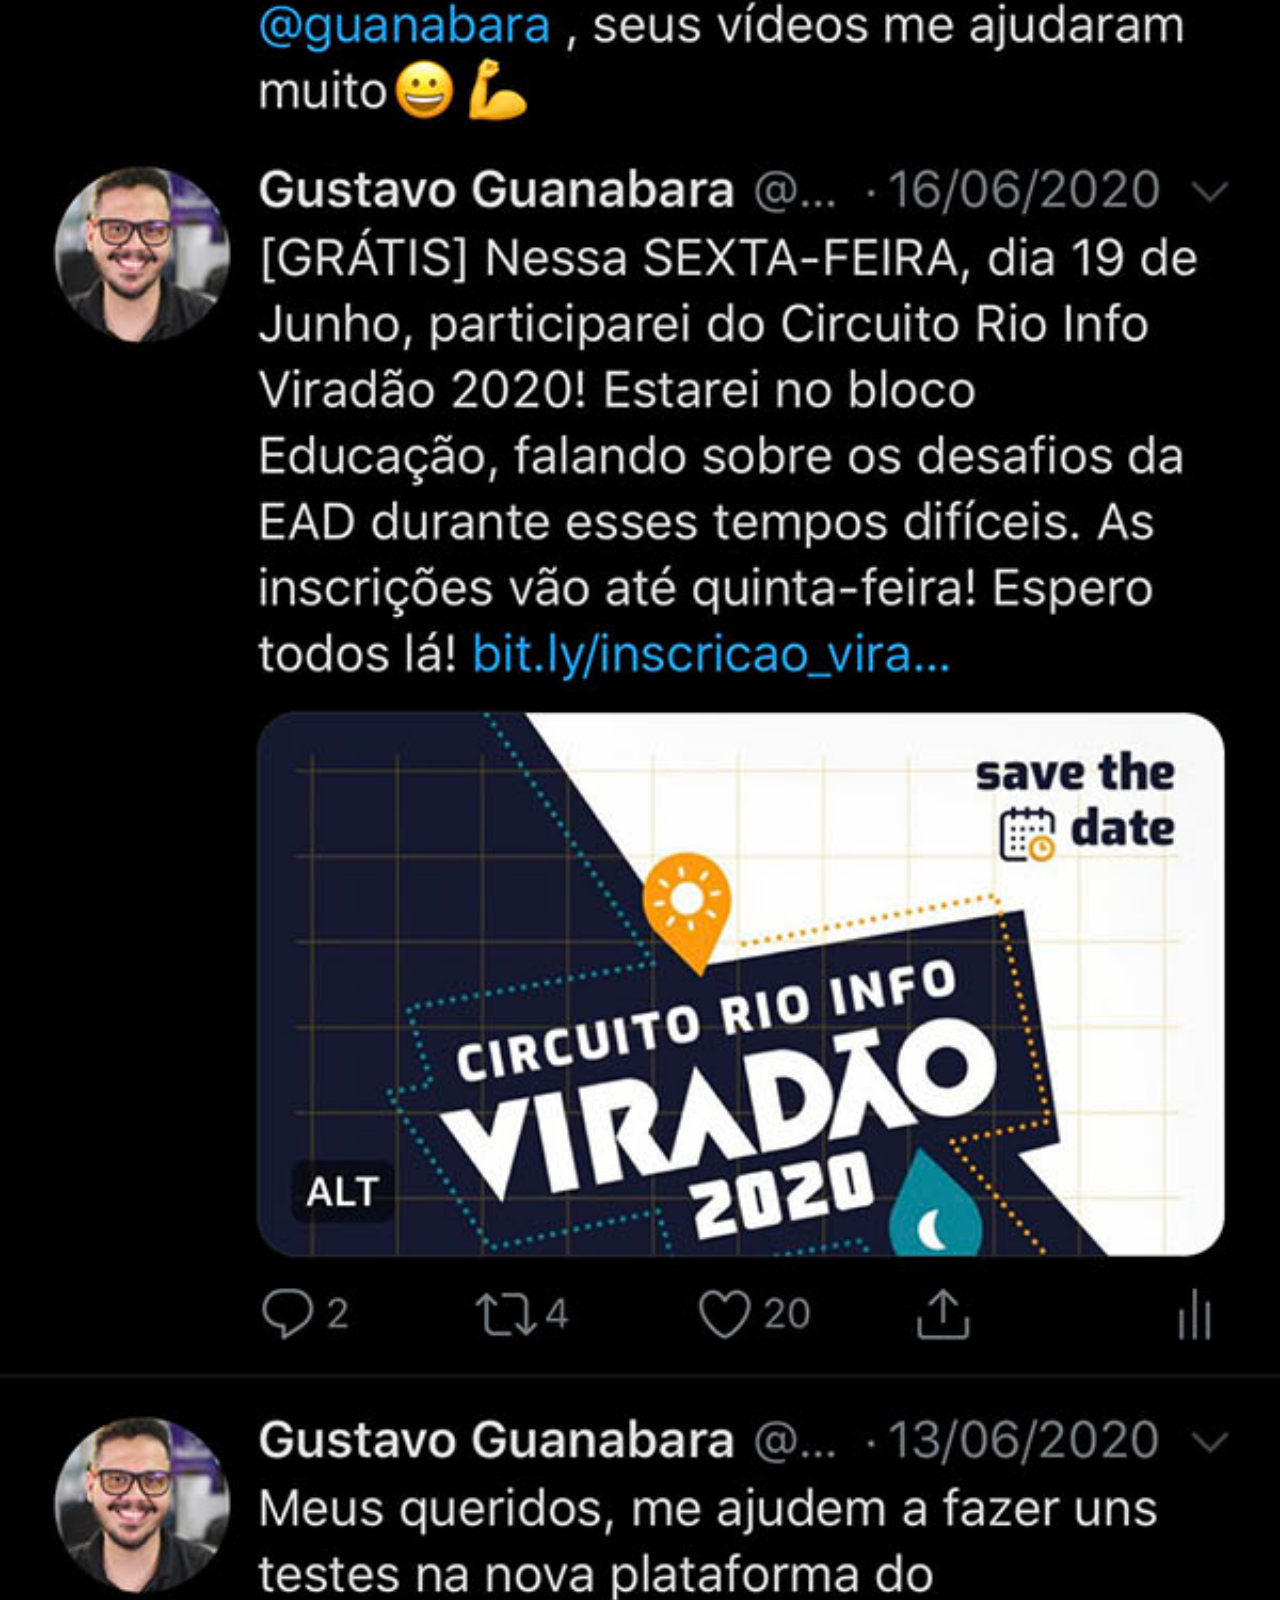
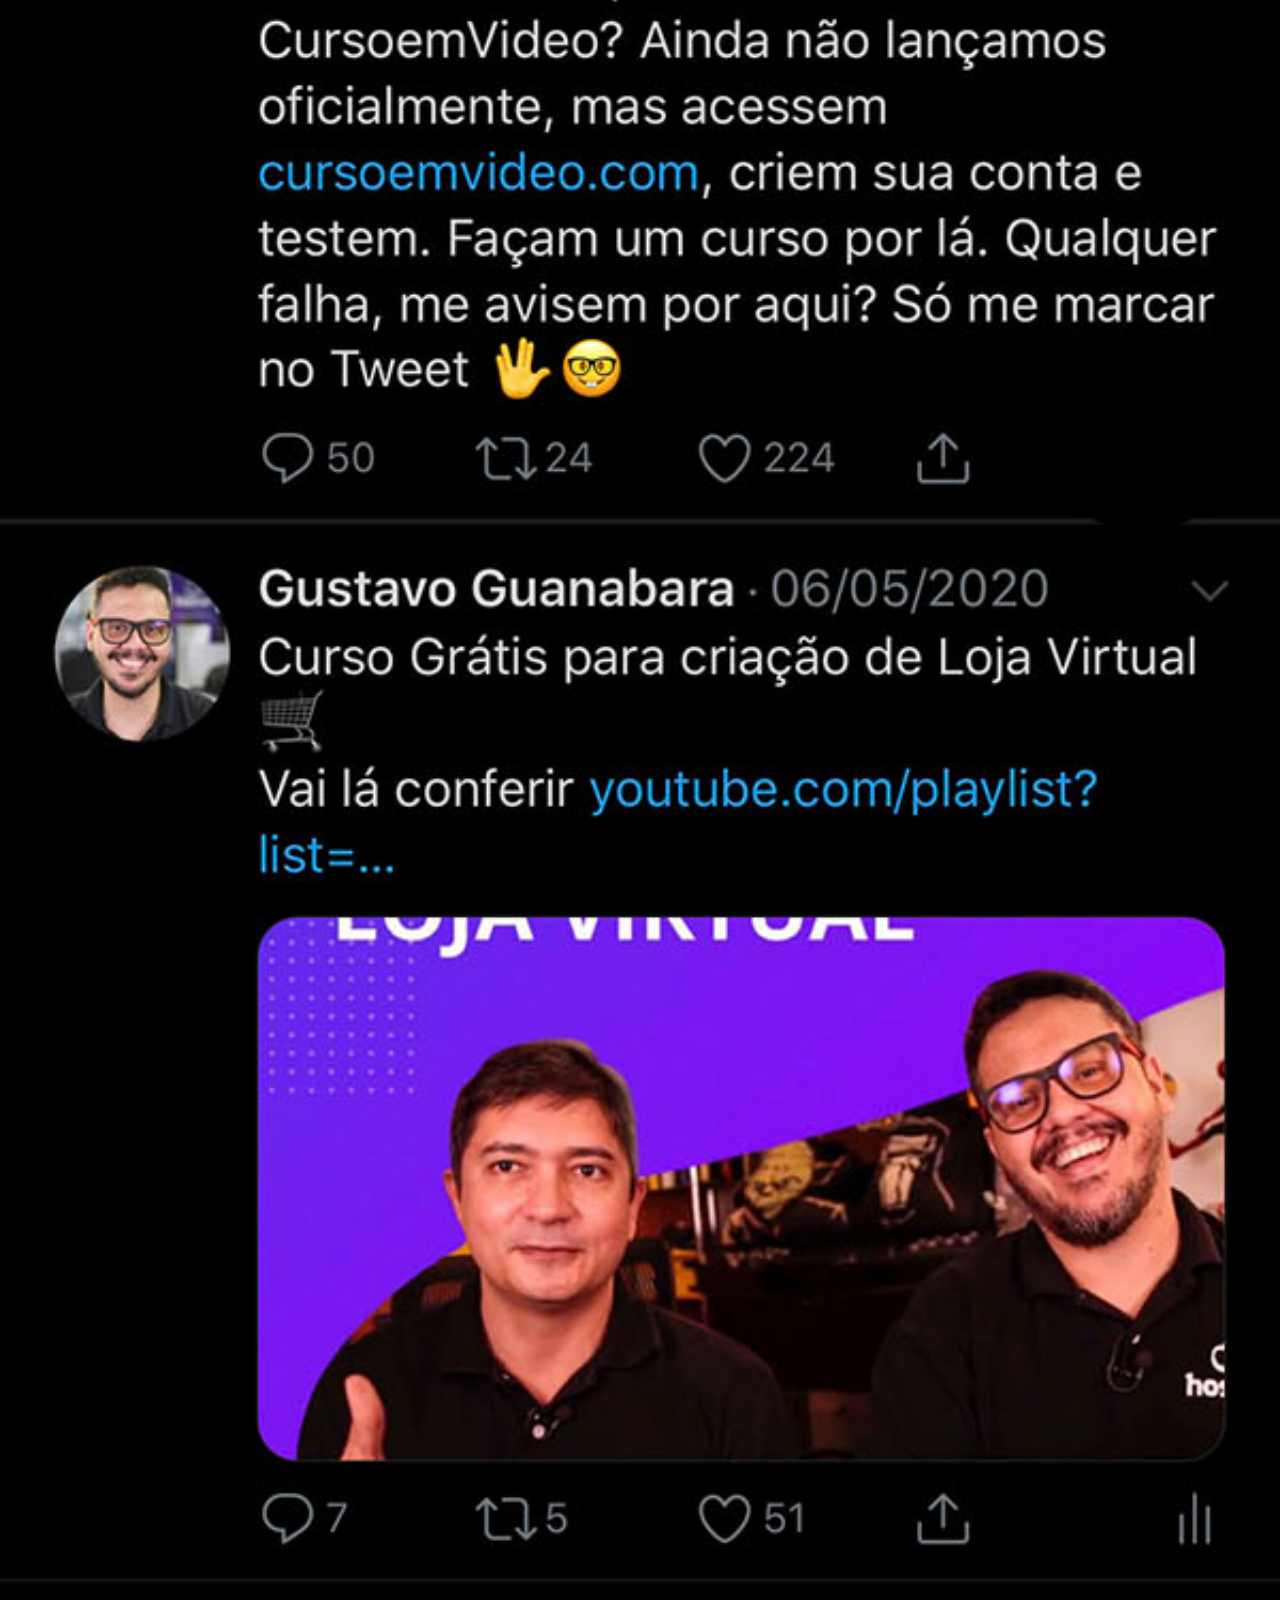
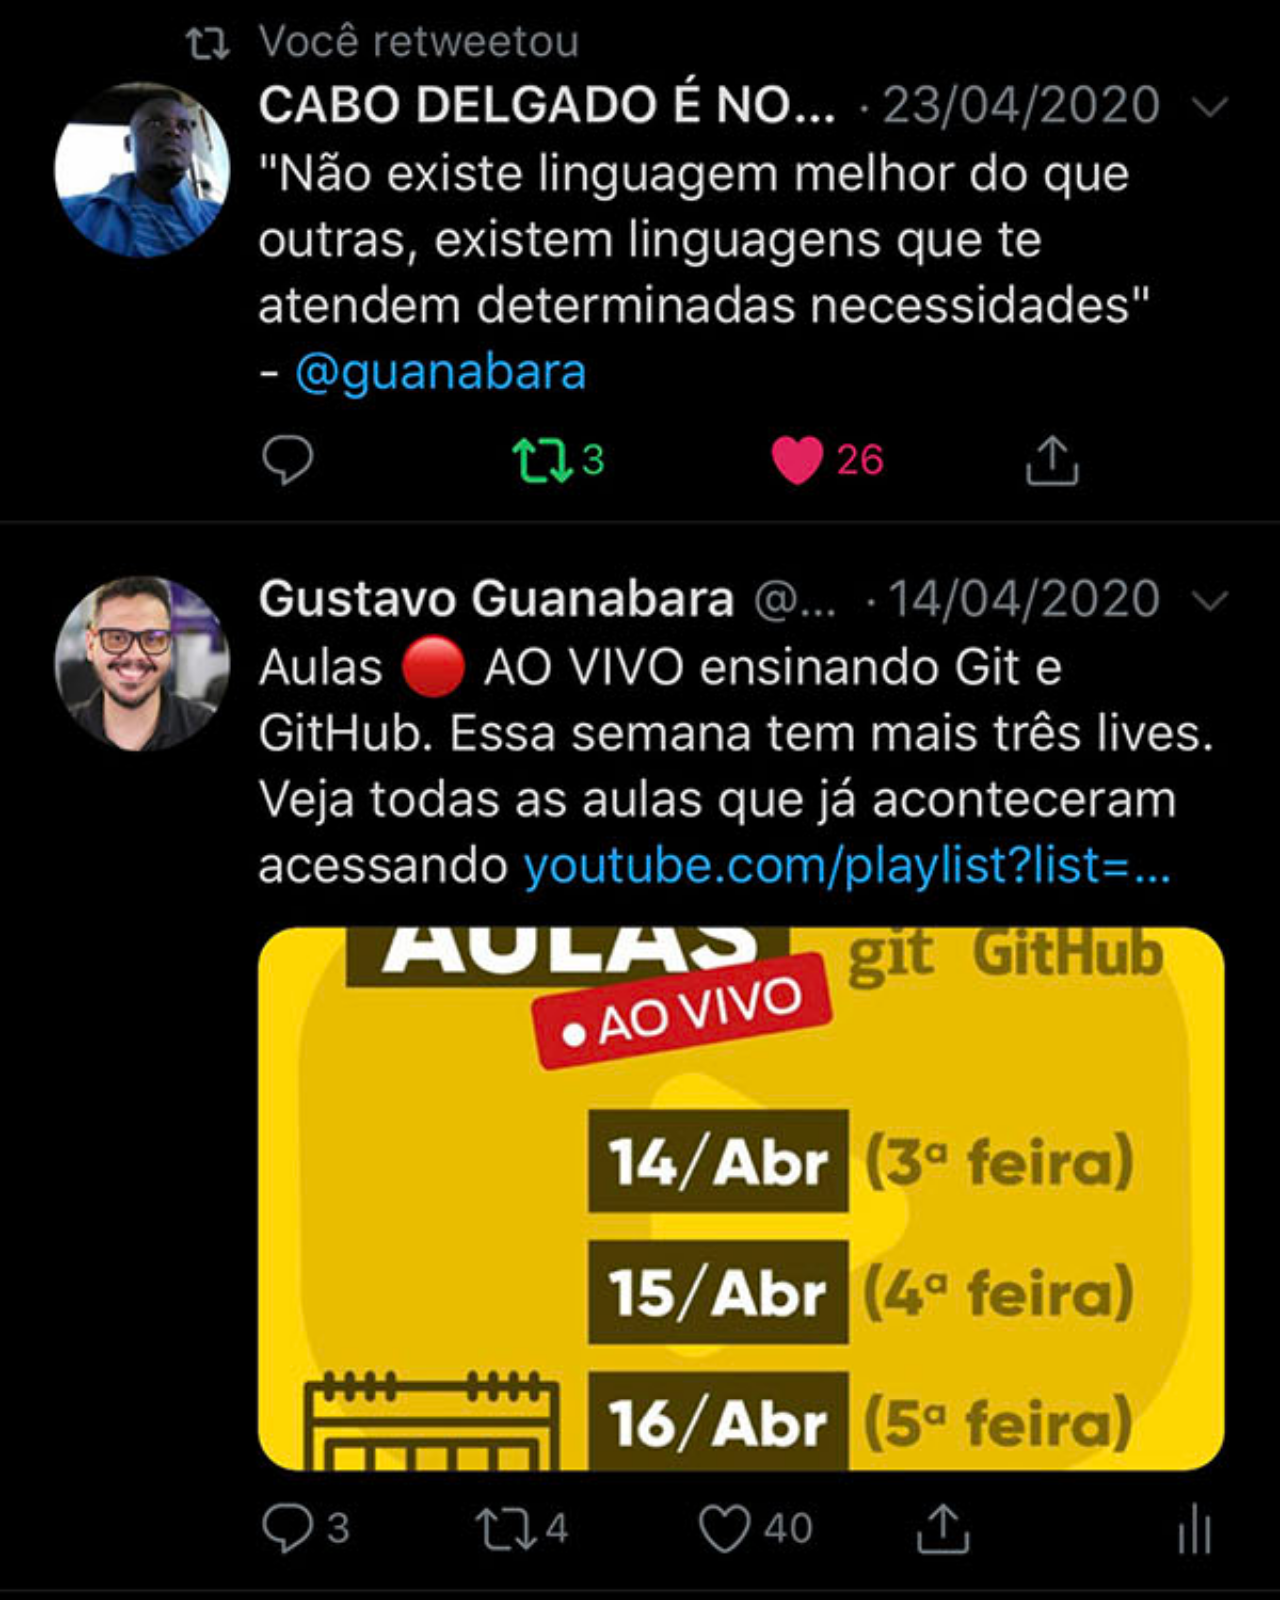
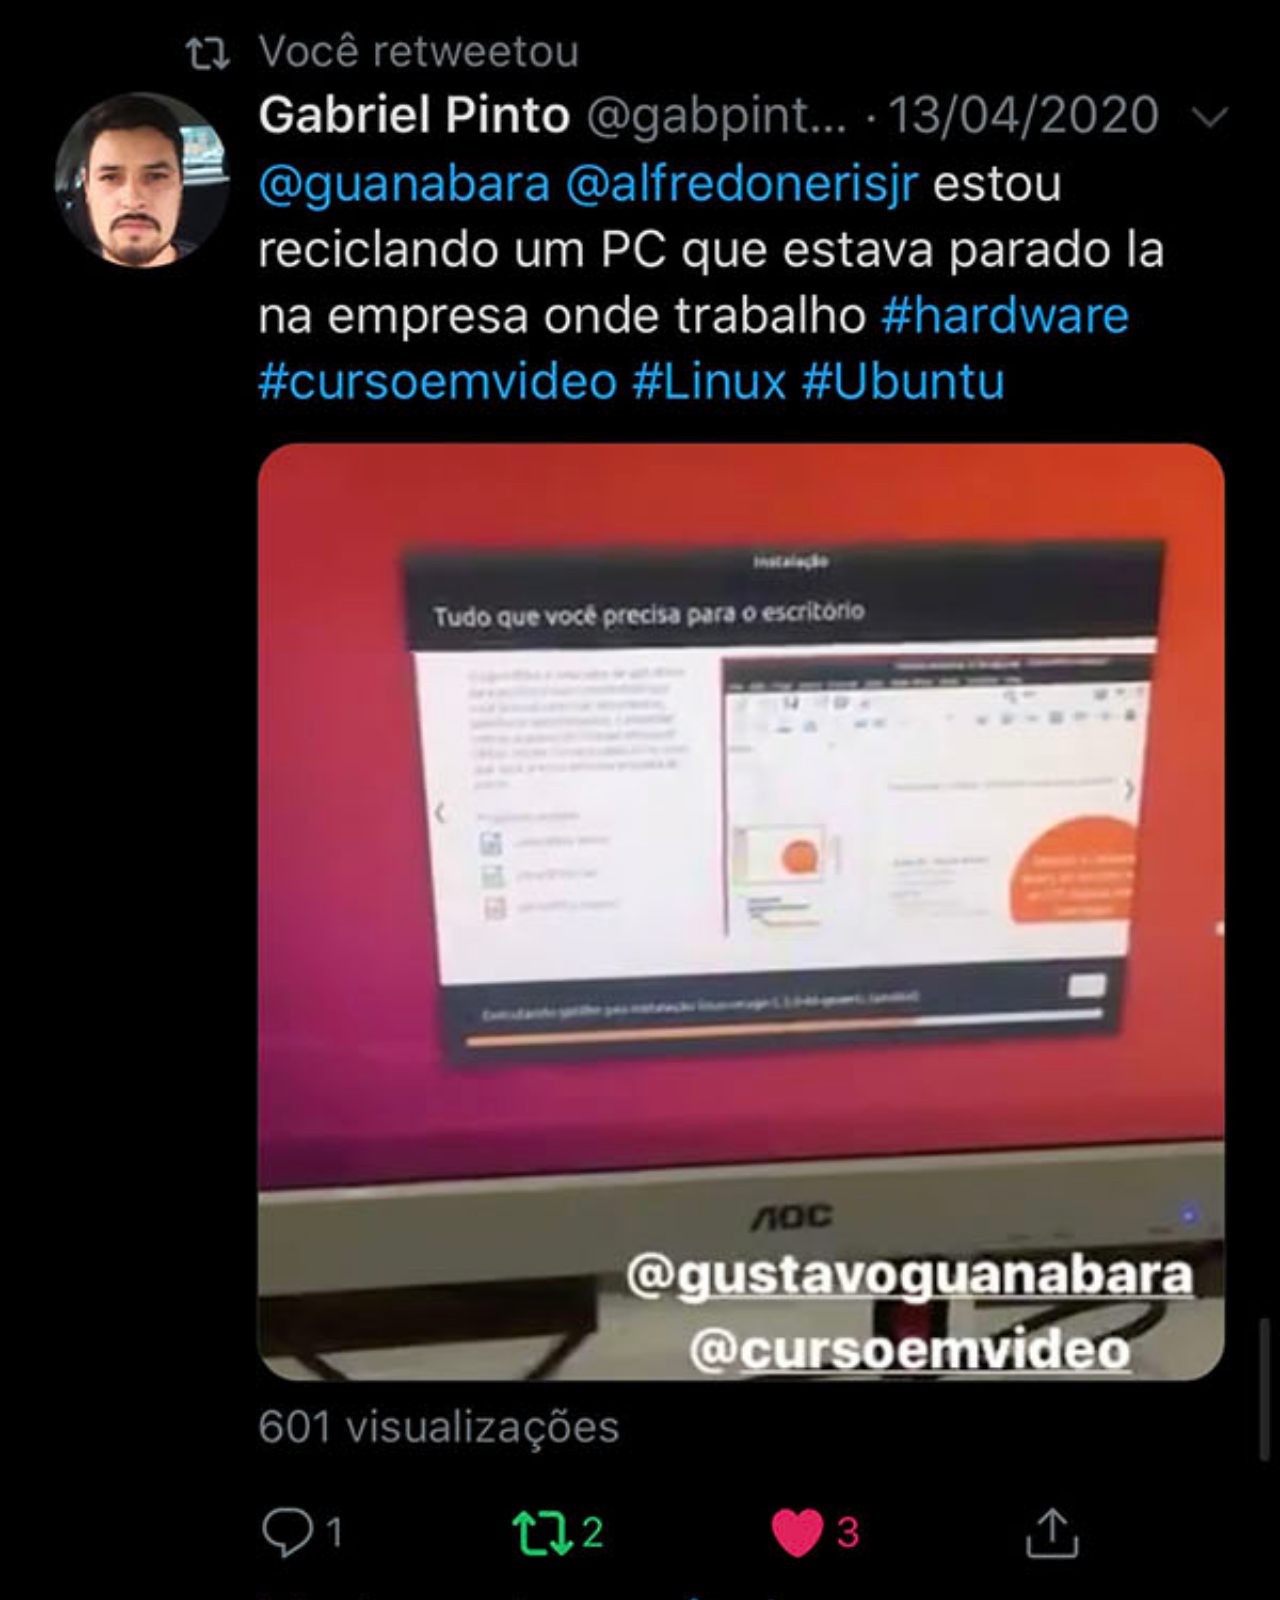
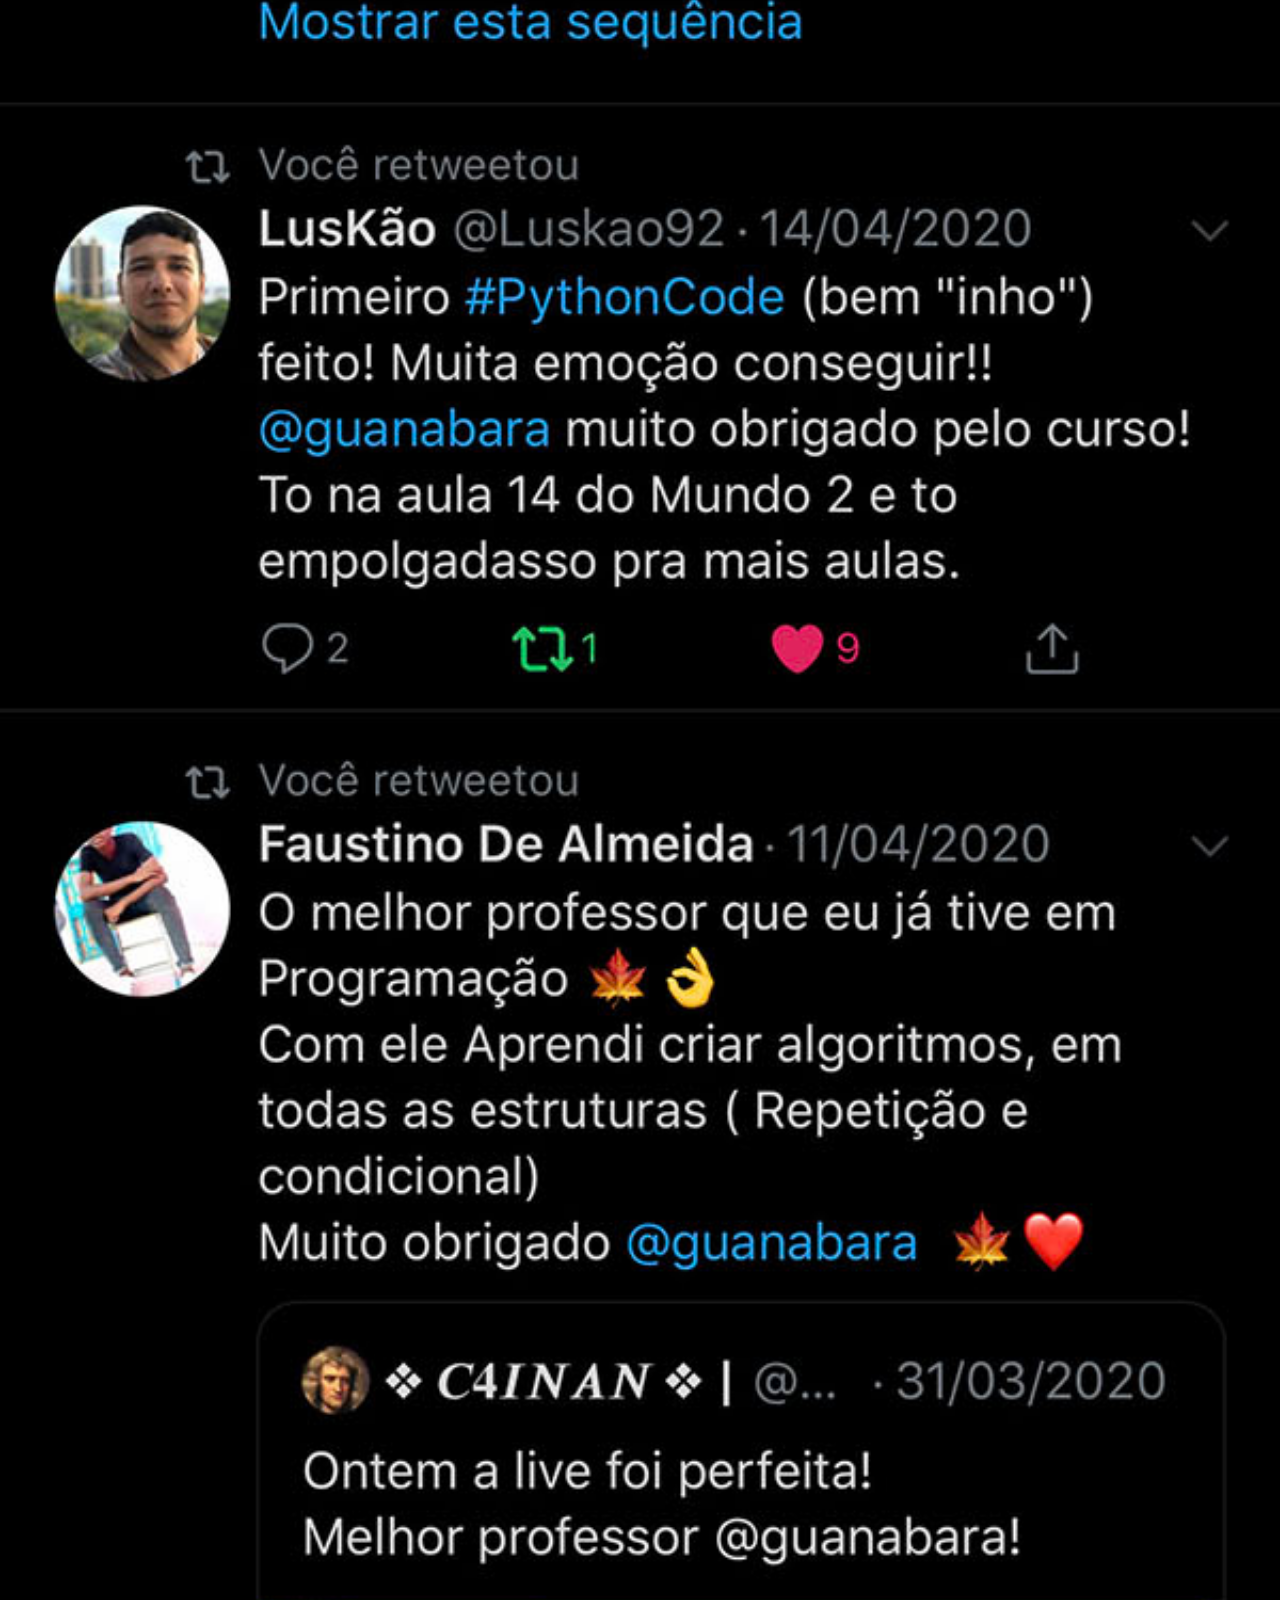
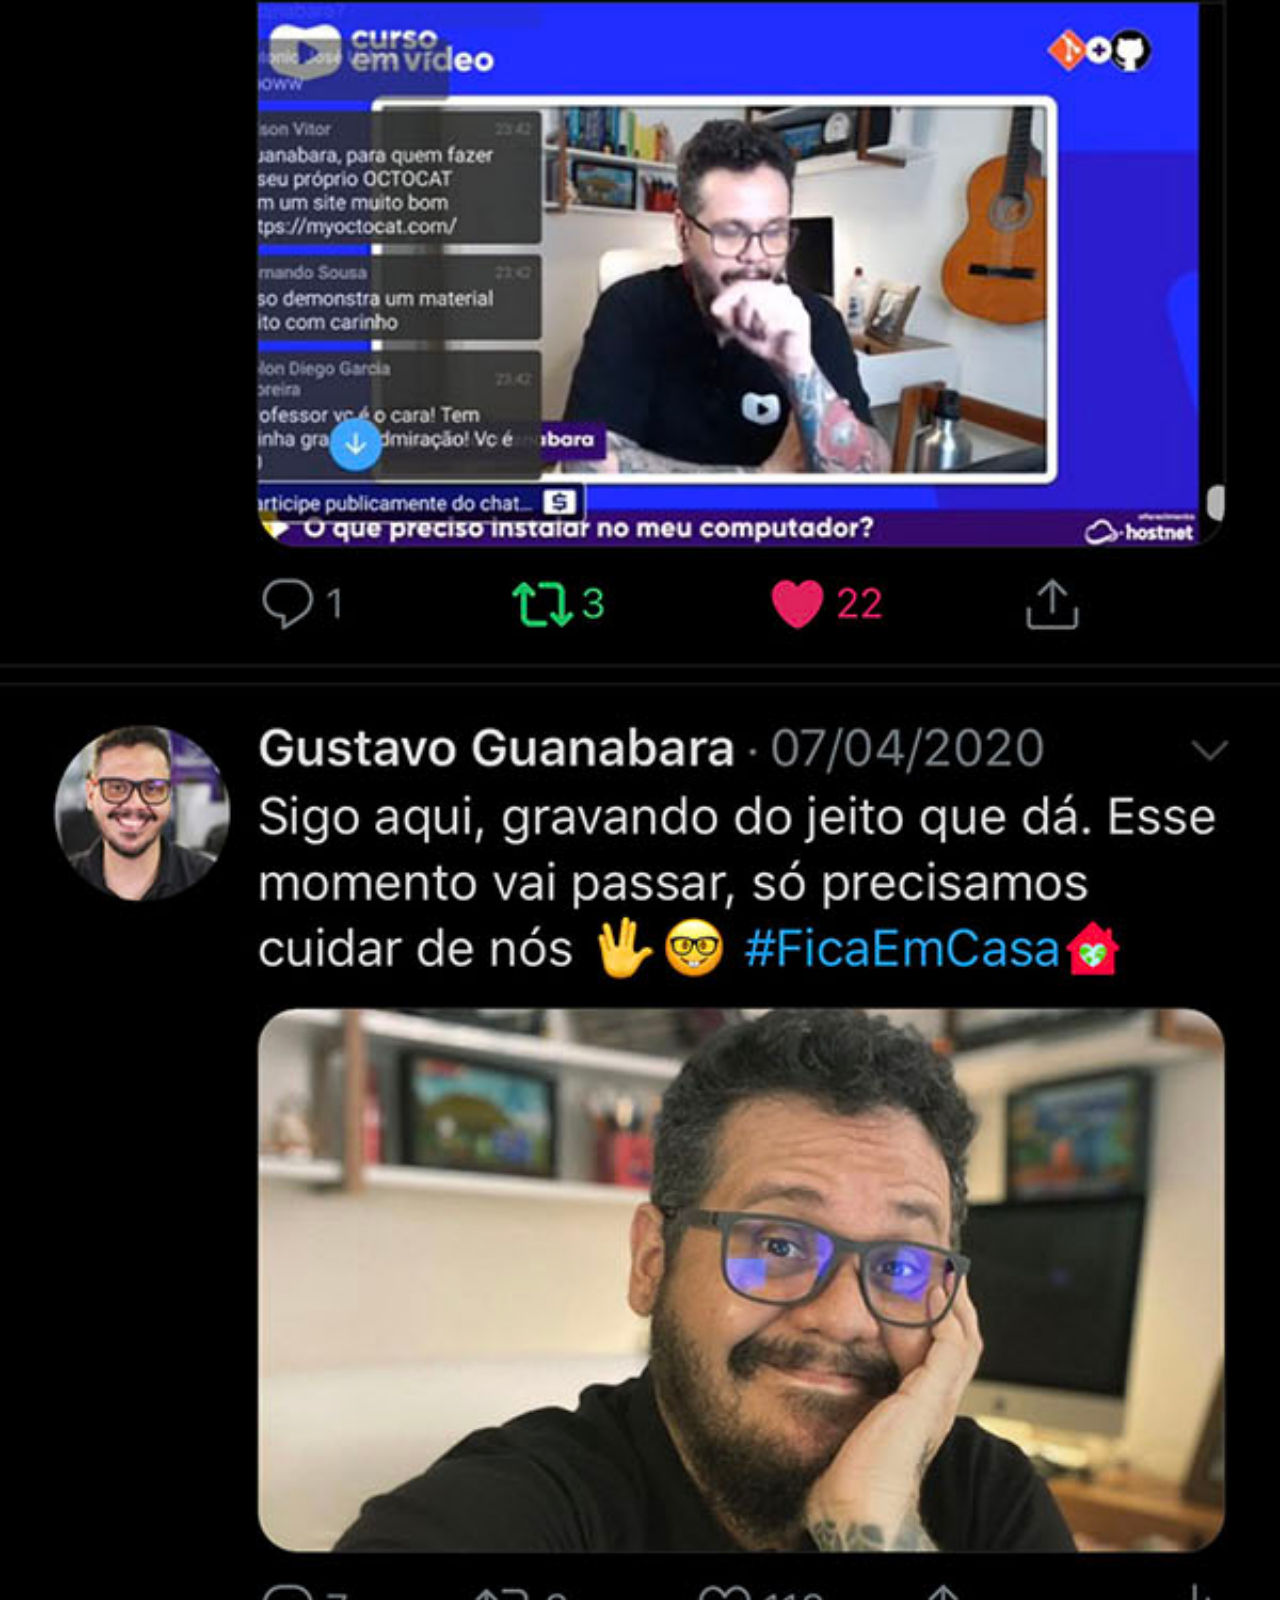
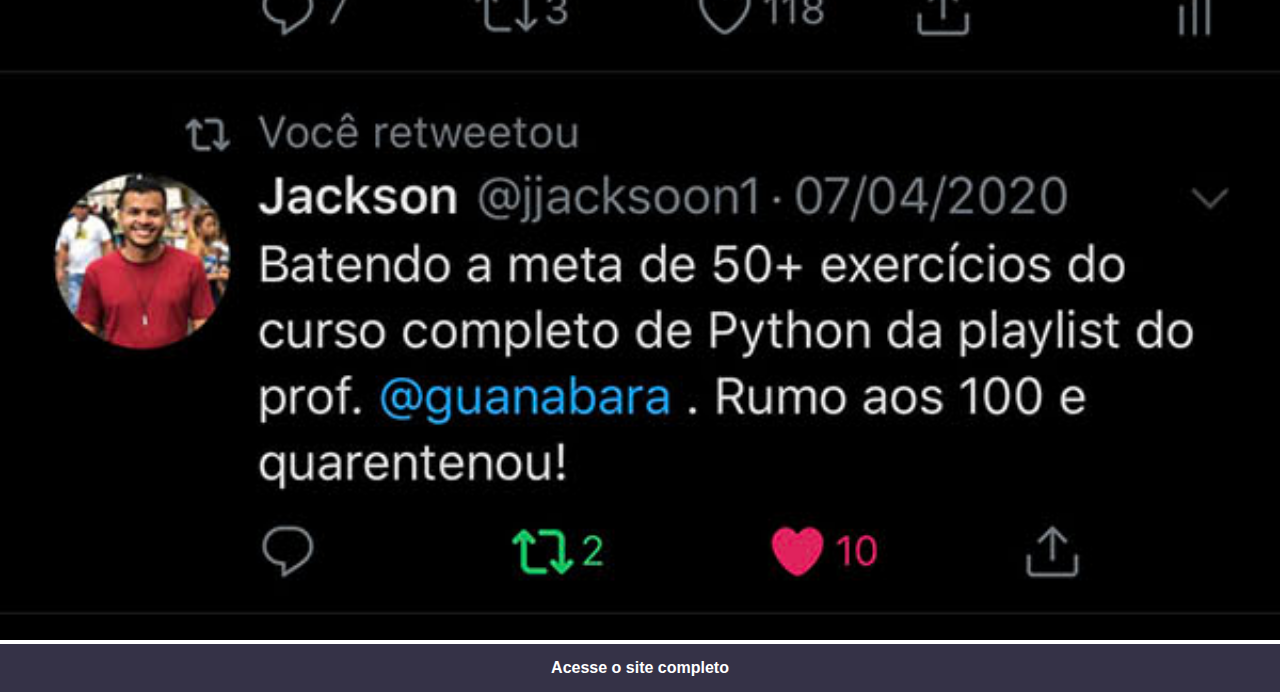
<file: twitter.html>
<!DOCTYPE html>
<html lang="pt-br">
<head>
    <meta charset="UTF-8">
    <meta name="viewport" content="width=device-width, initial-scale=1.0">
    <title>Twitter</title>
    <link rel="stylesheet" href="estilos/social.css">
</head>
<body>
    <img src="imagens/tela-twitter.jpg" alt="Página no Twitter">
    <a href="https://twitter.com/gustavoguanabara">Acesse o site completo</a>
</body>
</html>
</file>
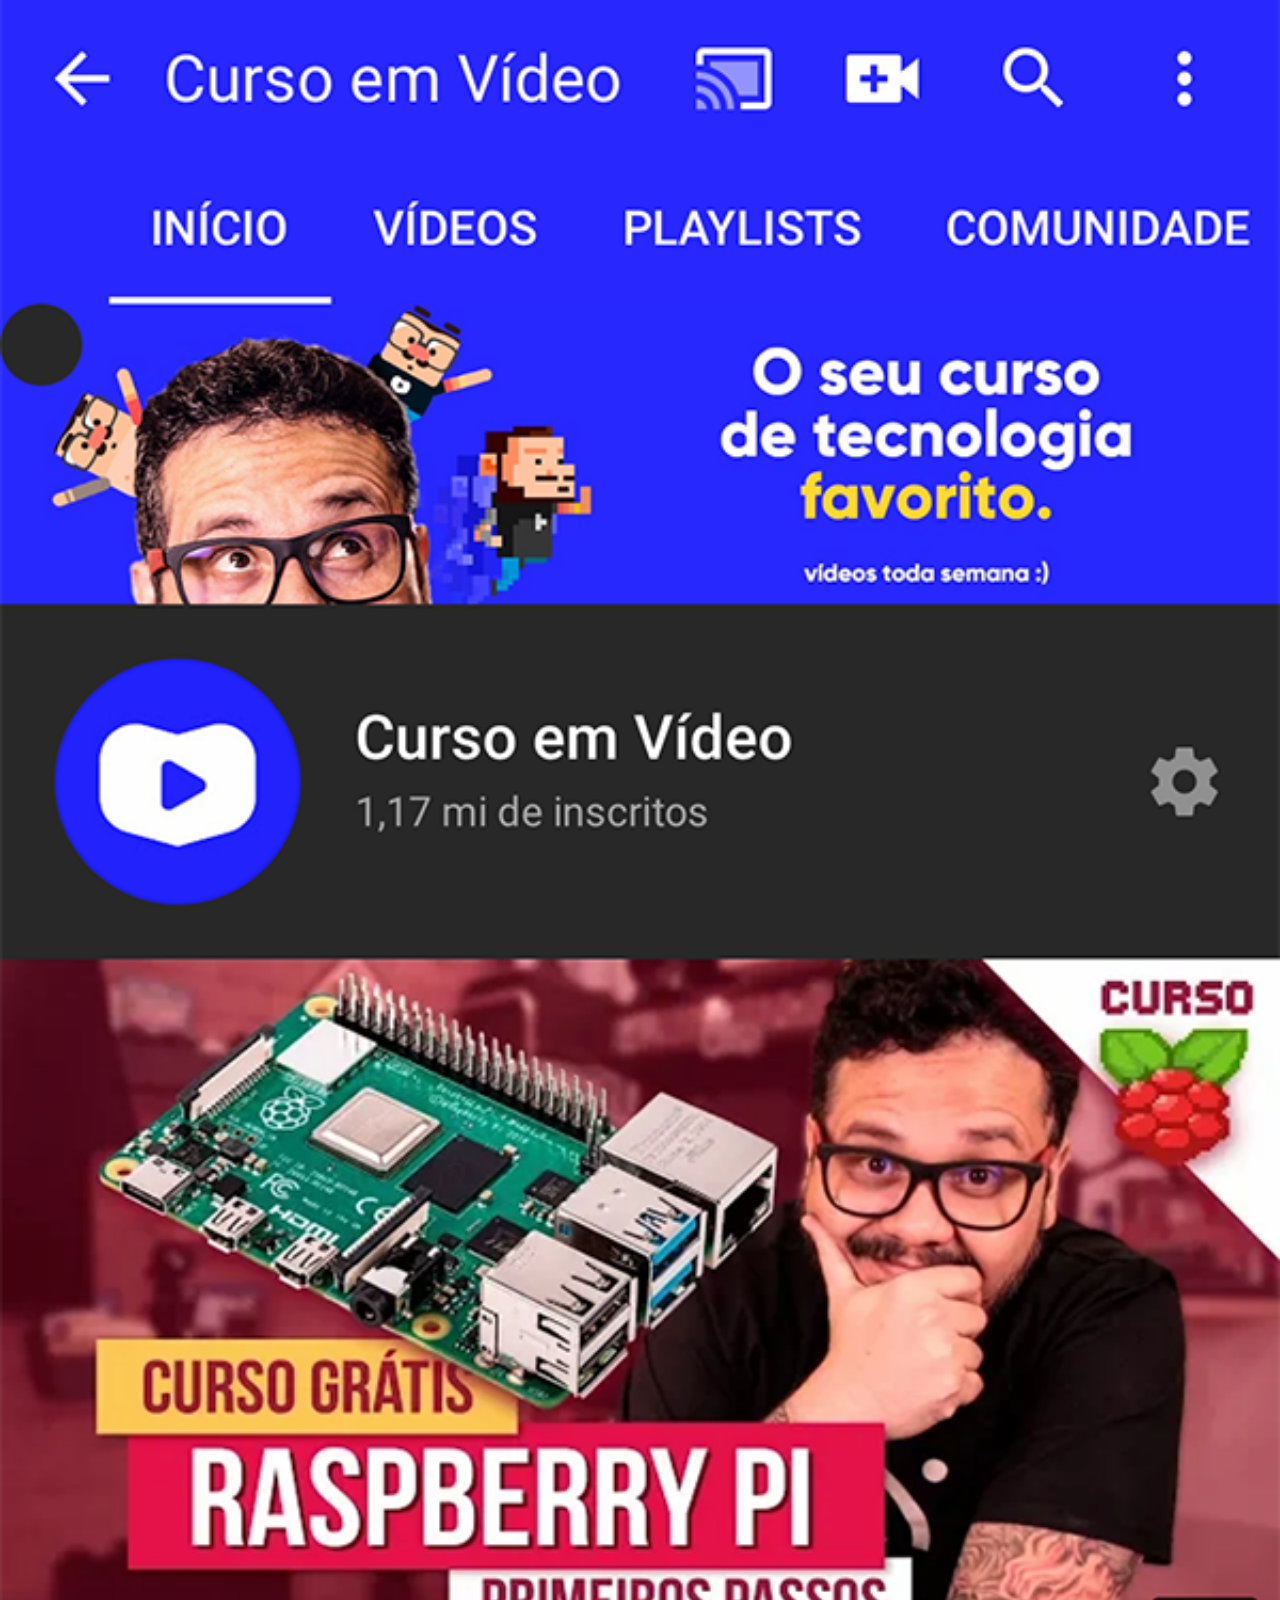
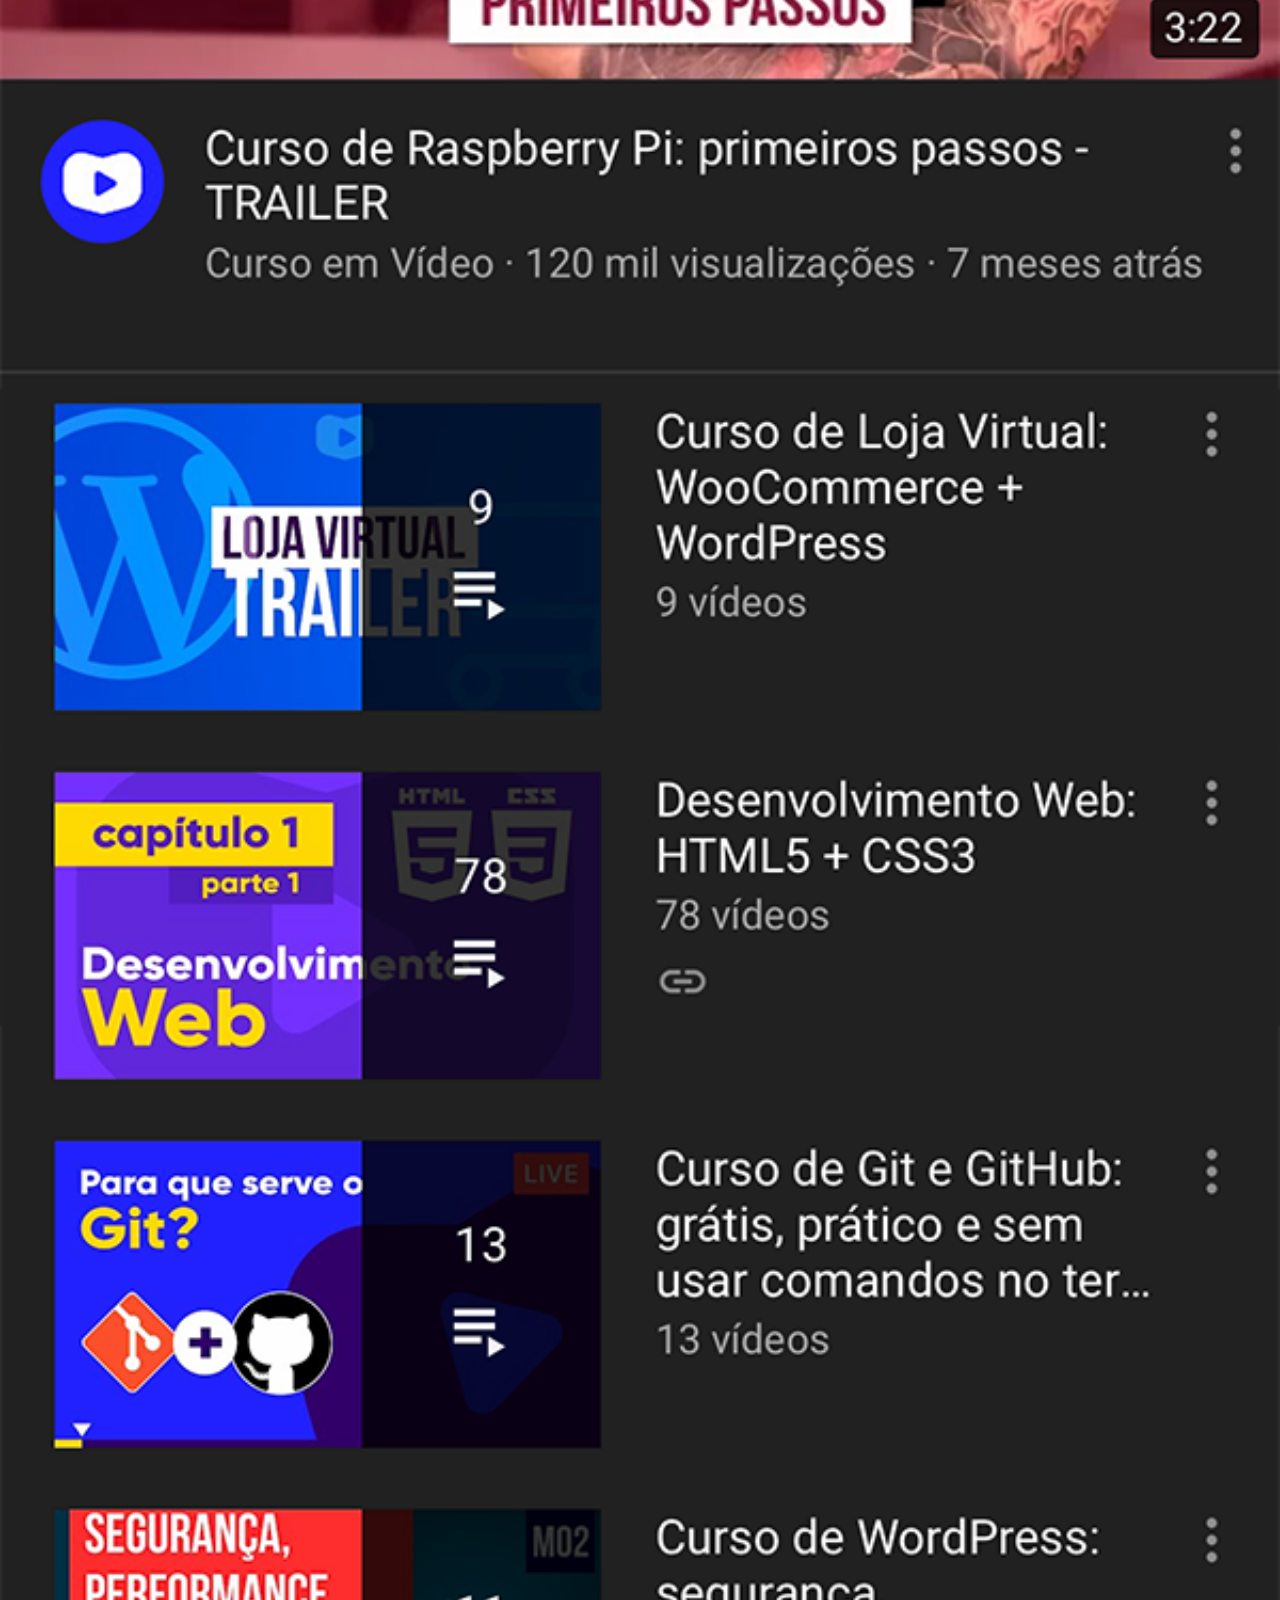
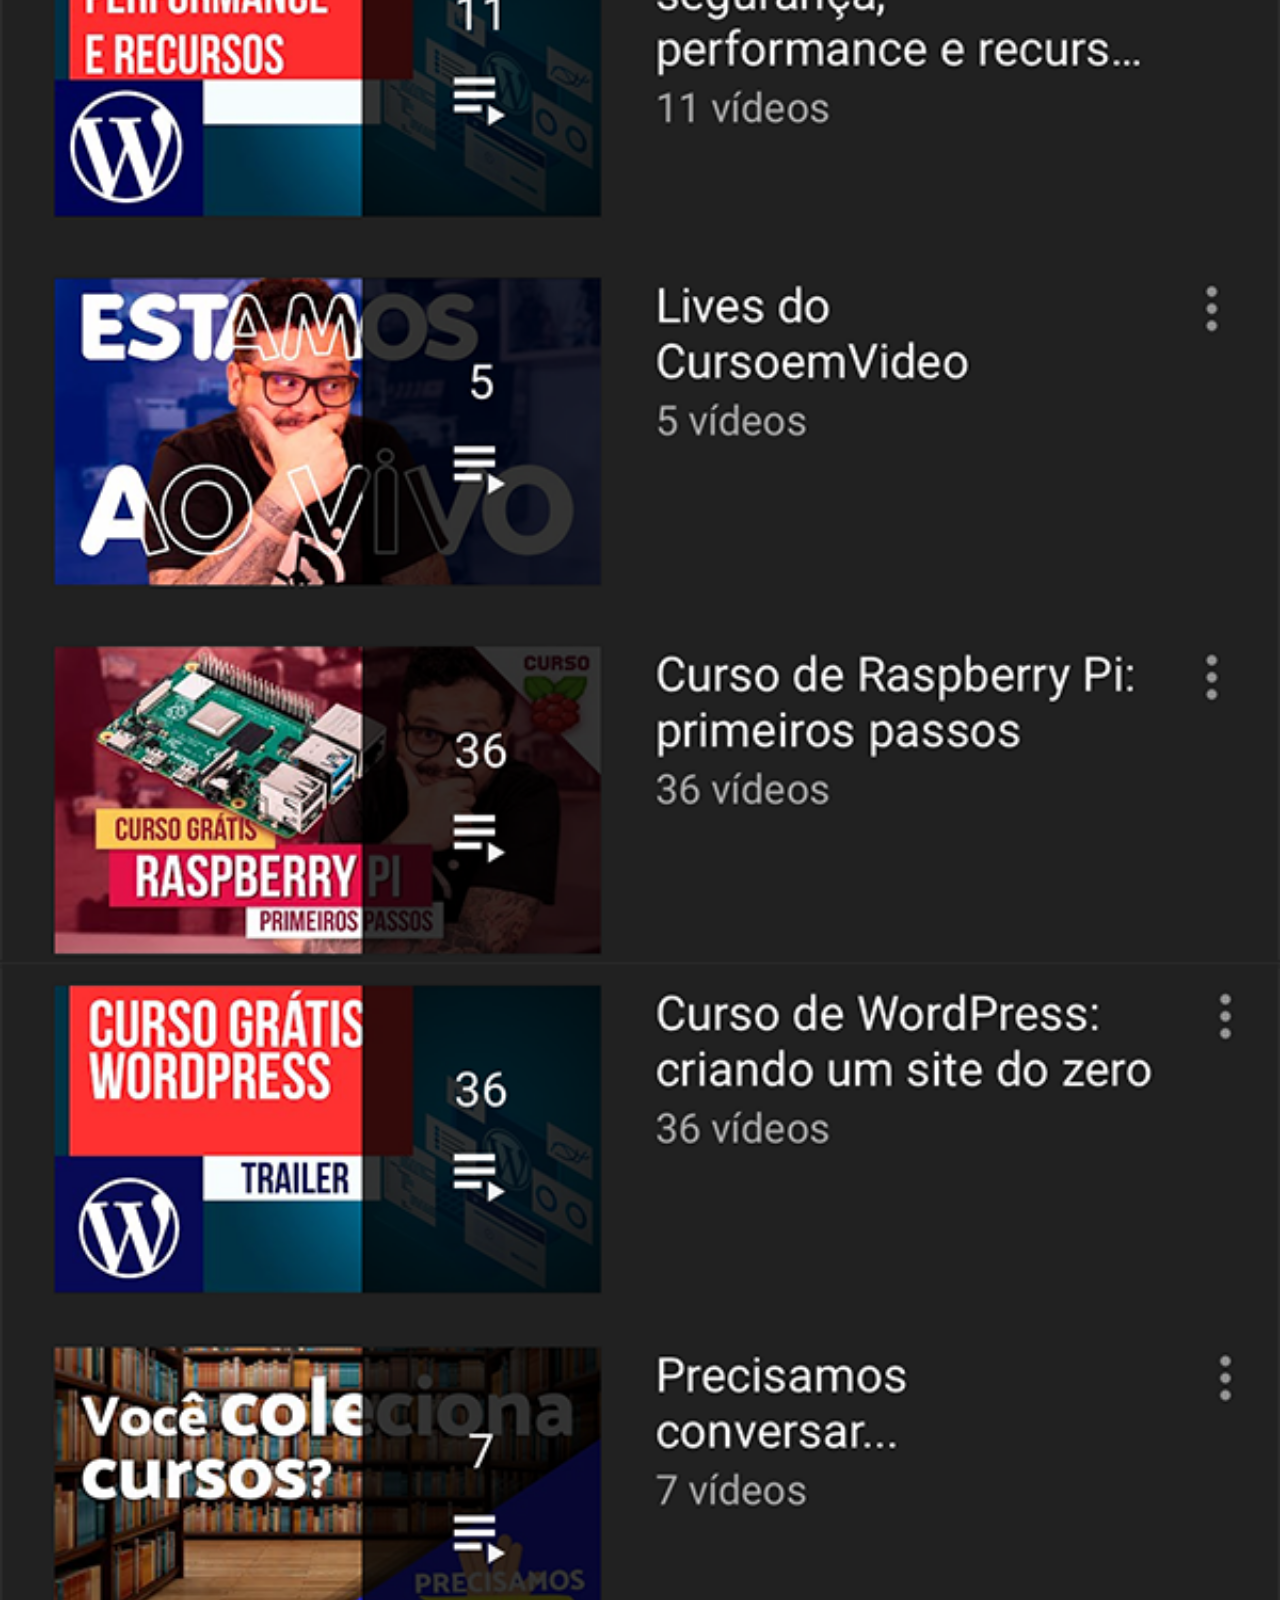
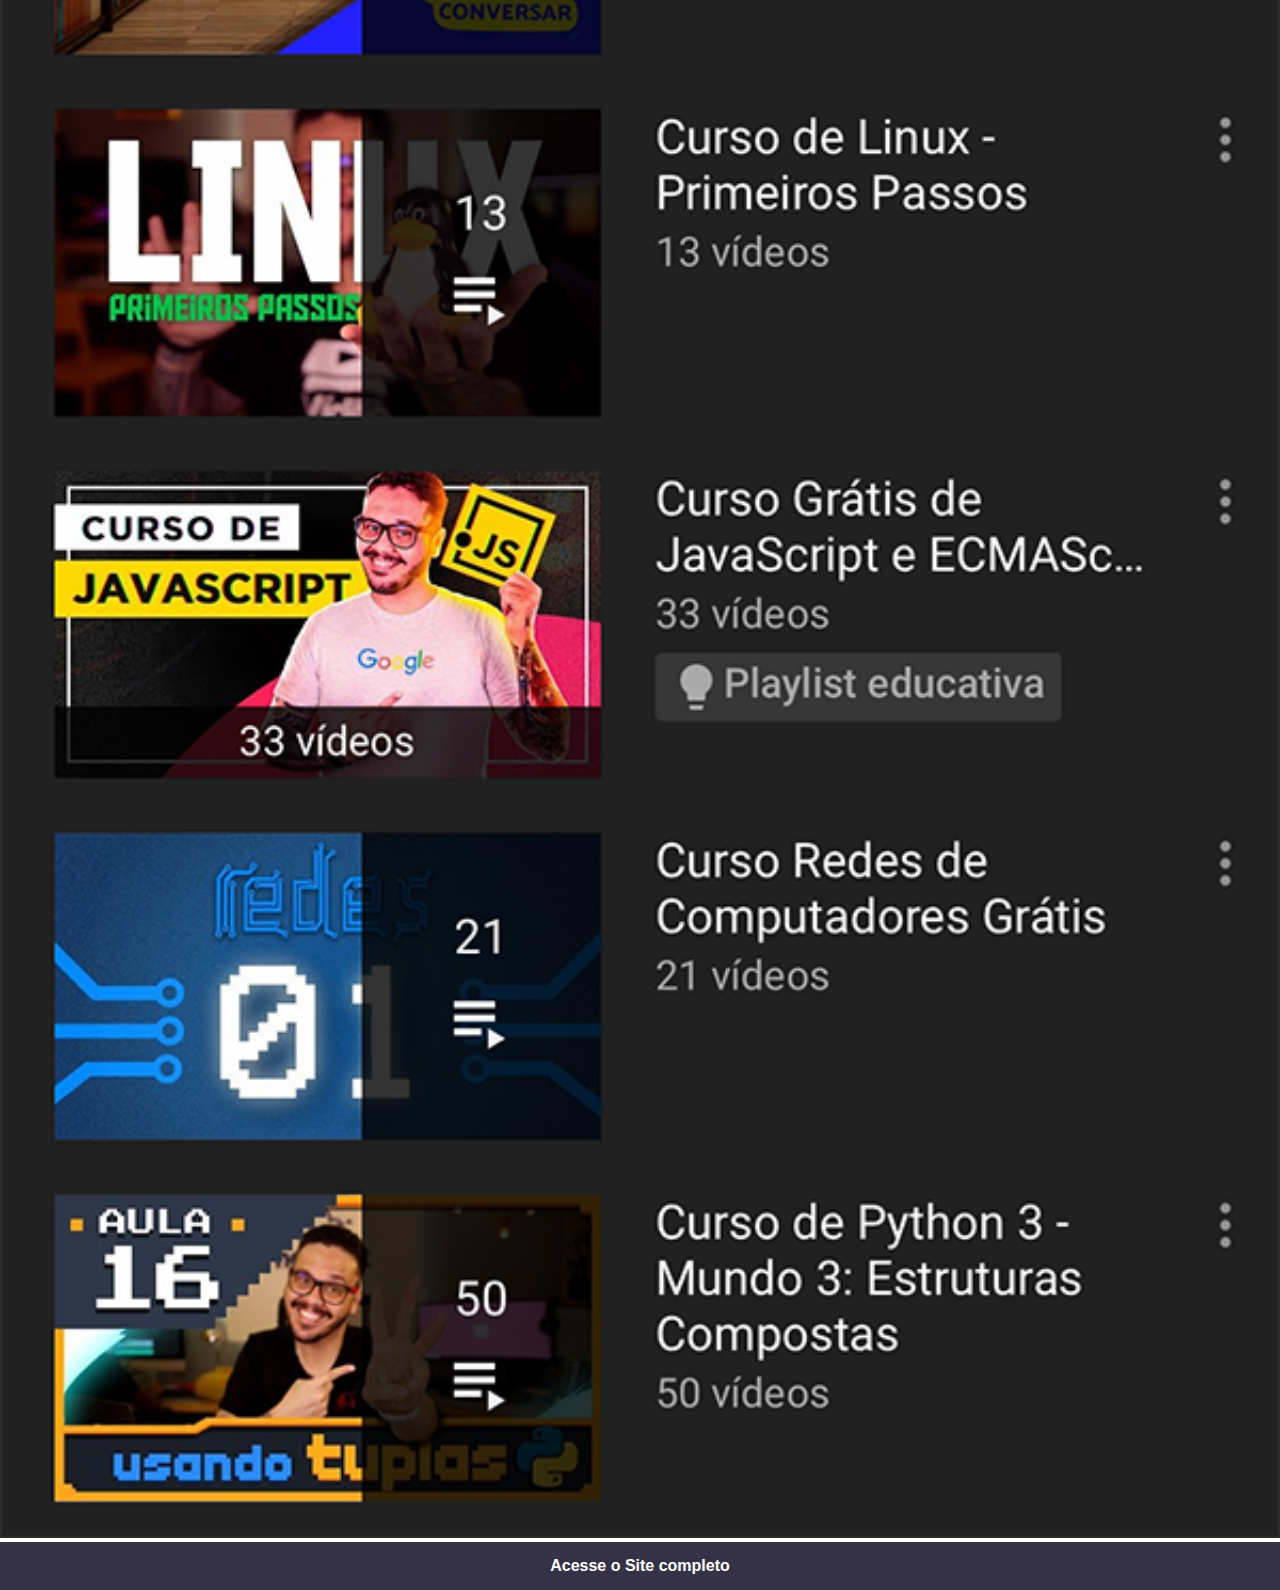
<file: youtube.html>
<!DOCTYPE html>
<html lang="pt-br">
<head>
    <meta charset="UTF-8">
    <meta name="viewport" content="width=device-width, initial-scale=1.0">
    <title>Youtube</title>
    <link rel="stylesheet" href="estilos/social.css">
</head>
<body>
    <img src="imagens/tela-youtube.png" alt="Canal no Youtube">
    <a href="https://youtube.com/user/cursoemvideo/playlists" target="_blank">Acesse o Site completo</a>
</body>
</html>
</file>
<file: estilos/style.css>
@charset 'UTF-8';

* {
    margin: 0;
    padding: 0;
    font-family: Arial, "Helvetica Neue", Helvetica, sans-serif;
}

html, body {
    height: 100%;
    width: 100%;
    background-color: black;
}

body {
    background: url(../imagens/fundo-madeira.jpg) top center no-repeat;
    background-size: cover;
    background-attachment: fixed;
}

main {
    height: 100vh;
    position: relative;
}

section#telefone {
    position: absolute;
    top: 50%;
    left: 50%;
    transform: translate(-50%, -50%);

    margin-top: 25px;

    height: 625px;
    width: 315px;
    background-color: blue;
    background: url(../imagens/frame-iphone.png) no-repeat;
}

iframe#tela {
        position: relative;
        top: 80px;
        left: 23px;
        width: 269px;
        height: 471px;
}
section#redes {
    text-align: center;
}
section#redes img {
    width: 50px;
    height: 50px;
    margin: 10px;
    border-radius: 50%;
    box-shadow: 1px 1px 5px rgba(0, 0, 0, 0.400);
}

section#redes img:hover {
    border: 2px solid rgb(255, 255, 255);
    box-sizing: border-box;
    transform: translate(0px , 5px);
    box-shadow: -5px 2px 10px rgba(0, 0, 0, 0.473);
    transition: transform 0.15s, border 0.15s;
}
</file>
<file: estilos/social.css>
* {
    margin: 0px;
    padding: 0px;
    font-family: Arial, "Helvetica Neue", Helvetica, sans-serif;
}

::-webkit-scrollbar {
    width: 0;
    height: 0;
}

img {
    width: 100vw;
}
a {
    display: block;
    width: -1px;
    background-color: rgb(53, 50, 71);
    color: white;
    text-align: center;
    font-weight: bold;
    padding: 15px;
    text-decoration: none;
}
a:hover {
    background-color: rgb(76, 72, 97);
    transition: background-color 0.5s;
}
</file>
